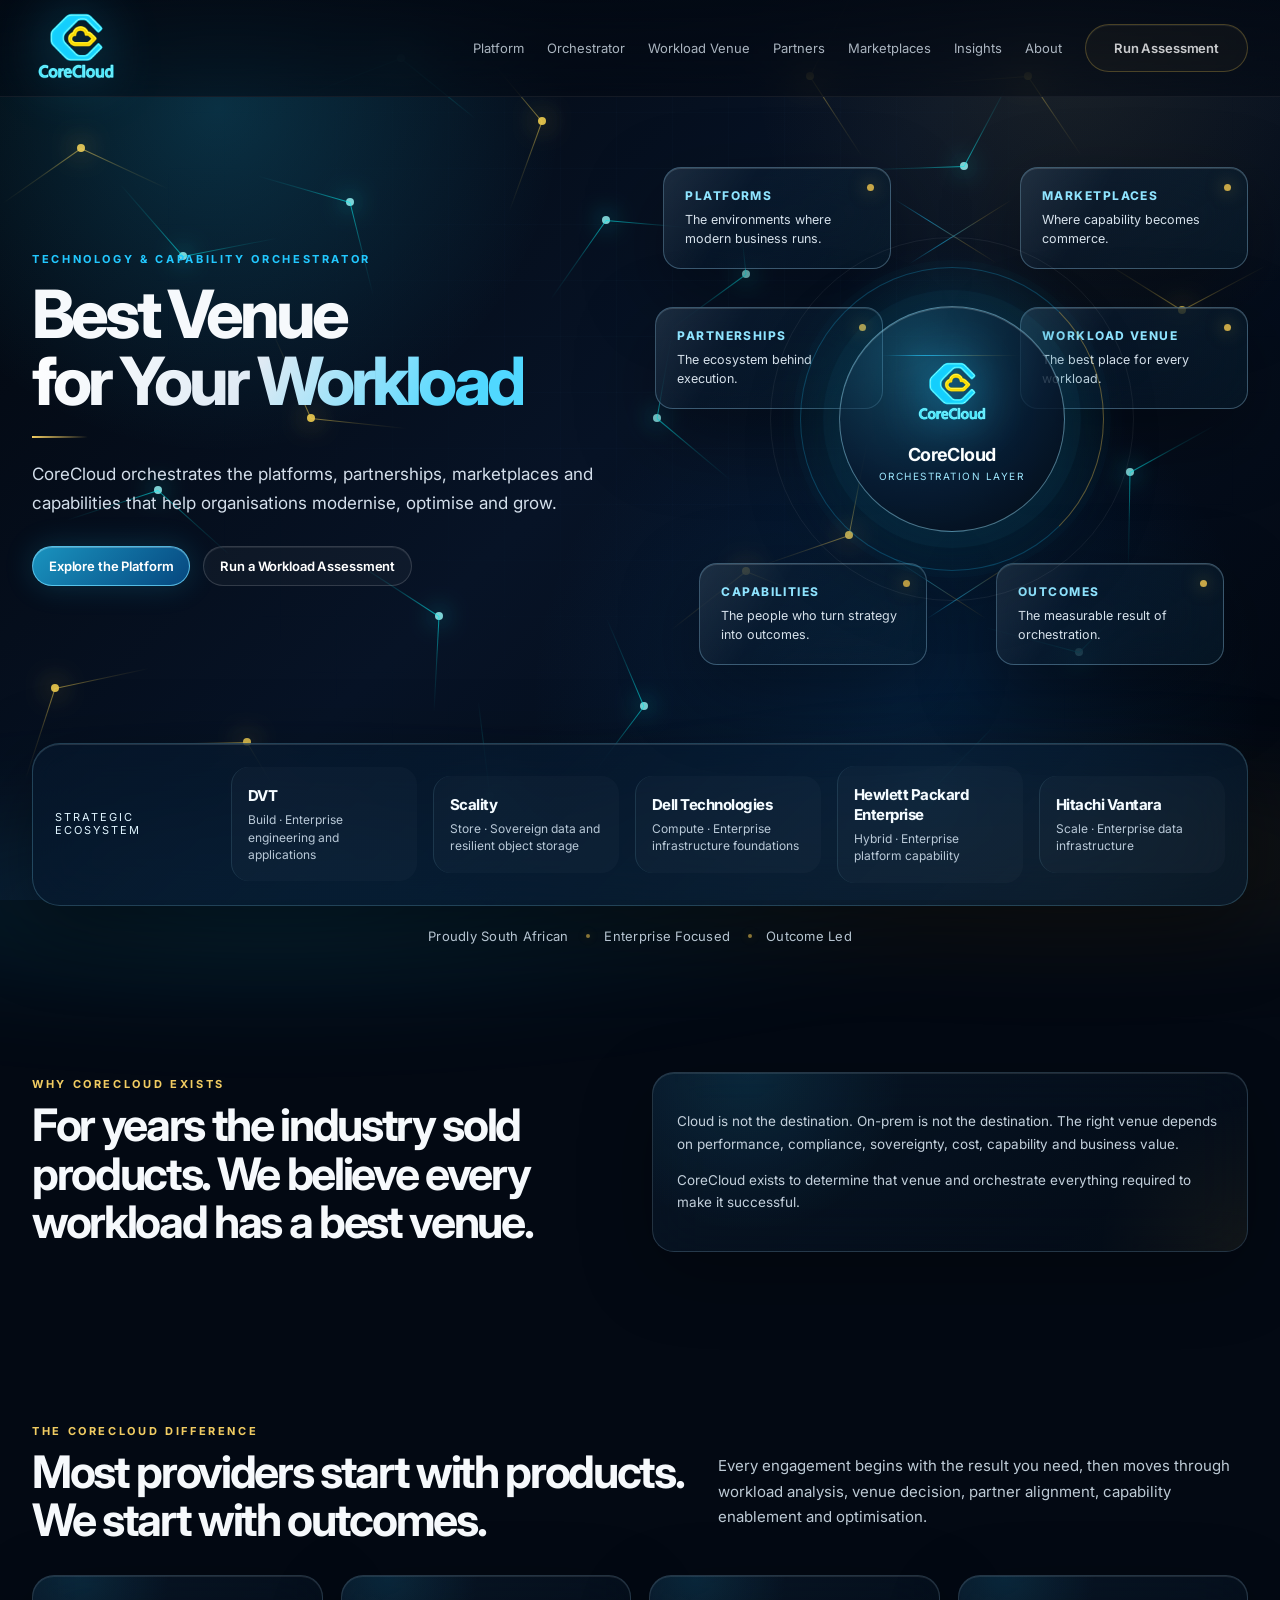
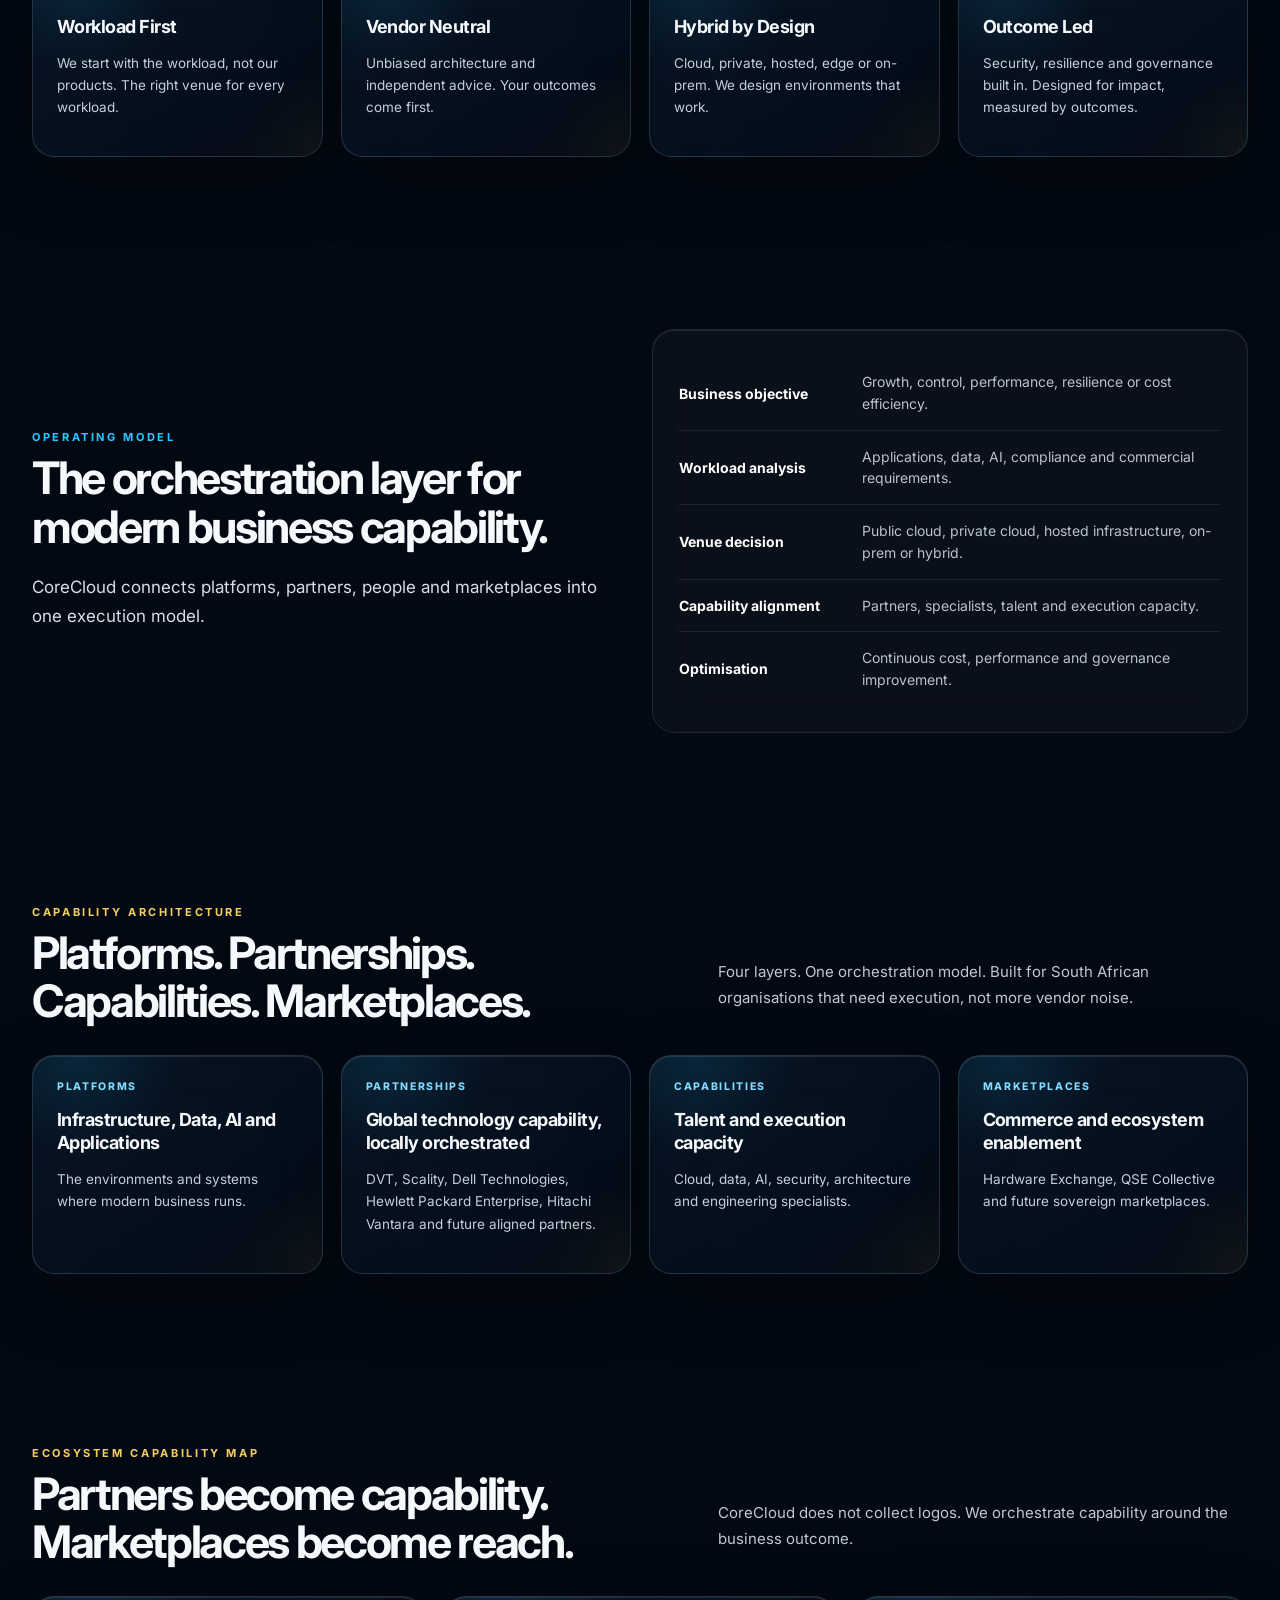
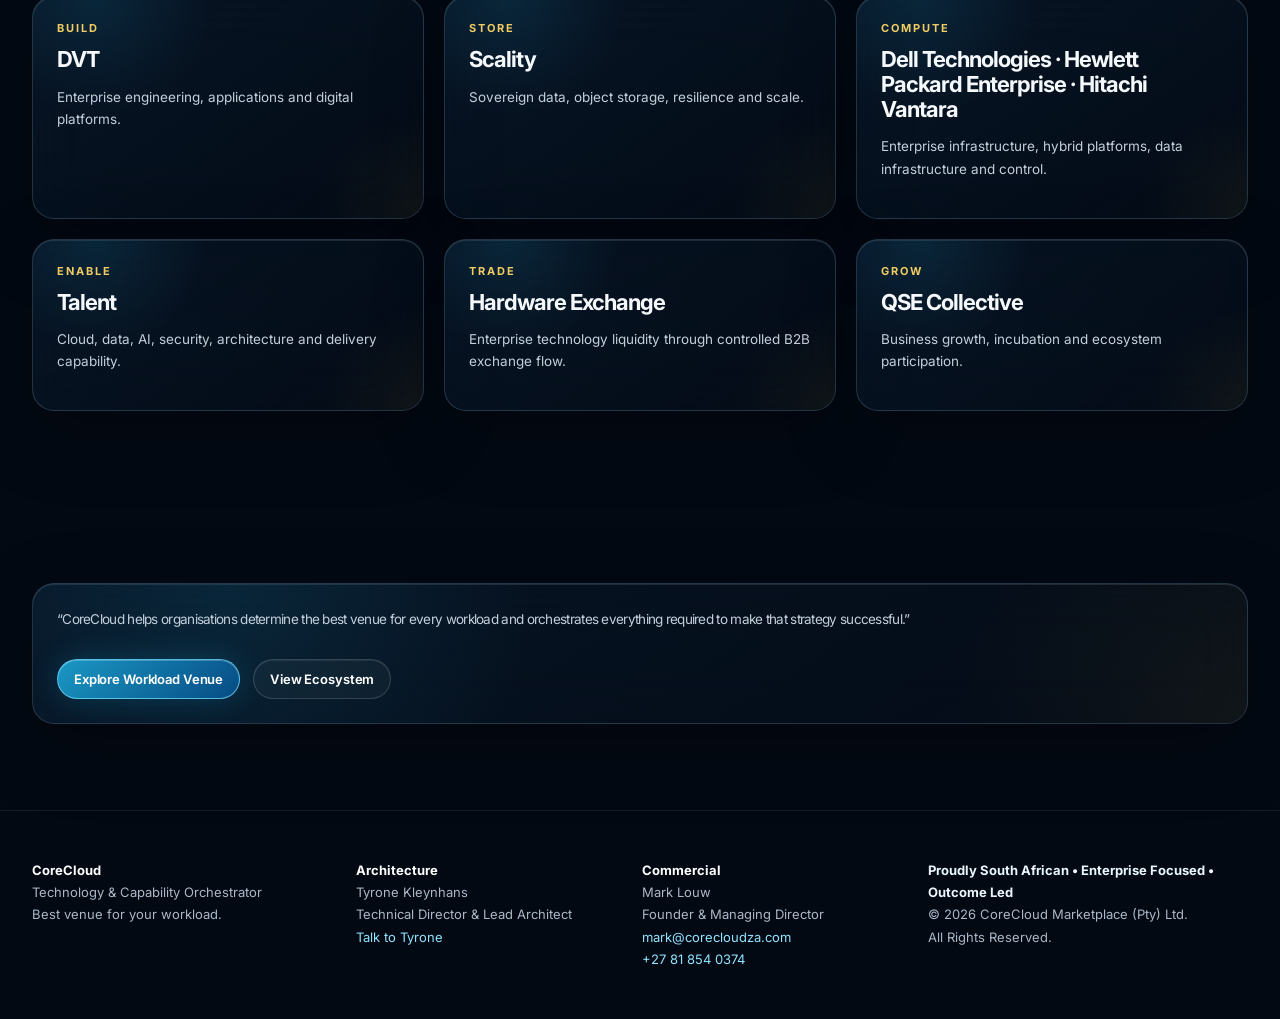
<file: index.html>
<!doctype html><html lang="en"><head><meta charset="utf-8"><meta name="viewport" content="width=device-width,initial-scale=1"><title>CoreCloud | Best Venue For Your Workload</title><meta name="description" content="CoreCloud is a Technology & Capability Orchestrator helping South African businesses modernise and grow."><link rel="preconnect" href="https://fonts.googleapis.com"><link rel="preconnect" href="https://fonts.gstatic.com" crossorigin><link href="https://fonts.googleapis.com/css2?family=Inter:wght@400;500;600;700;760&display=swap" rel="stylesheet"><link rel="stylesheet" href="assets/css/styles.css"></head><body>
<nav class="nav">
  <div class="container nav-inner">
    <a class="brand" href="index.html" aria-label="CoreCloud home">
      <img src="assets/img/corecloud-neon-logo.png" alt="CoreCloud logo" />
      <div class="brand-name">CoreCloud</div>
    </a>
    <div class="links">
      <a href="platforms.html">Platform</a>
      <a href="orchestrator.html">Orchestrator</a>
      <a href="workload-venue.html">Workload Venue</a>
      <a href="partners.html">Partners</a>
      <a href="marketplaces.html">Marketplaces</a>
      <a href="insights.html">Insights</a>
      <a href="about.html">About</a>
      <a class="btn gold" href="contact.html">Run Assessment</a>
    </div>
    <button class="btn mobile-toggle" data-menu-toggle>Menu</button>
  </div>
  <div class="container mobile-panel" data-mobile-panel>
    <a href="platforms.html">Platform</a><a href="orchestrator.html">Orchestrator</a><a href="workload-venue.html">Workload Venue</a><a href="partners.html">Partners</a><a href="marketplaces.html">Marketplaces</a><a href="insights.html">Insights</a><a href="about.html">About</a><a href="contact.html">Contact</a>
  </div>
</nav>
<main>
<section class="hero"><div class="container">
  <div class="hero-grid">
    <div>
      <div class="eyebrow">Technology & Capability Orchestrator</div>
      <h1>Best Venue<br><span class="gradient-text">for Your Workload</span></h1>
      <div class="microline"></div>
      <p class="lead">CoreCloud orchestrates the platforms, partnerships, marketplaces and capabilities that help organisations modernise, optimise and grow.</p>
      <div class="hero-actions"><a class="btn primary" href="platforms.html">Explore the Platform</a><a class="btn" href="contact.html">Run a Workload Assessment</a></div>
    </div>
    <div class="control orchestration-board" aria-label="CoreCloud orchestration layer">
      <div class="connector c1"></div><div class="connector c2"></div><div class="connector c3"></div><div class="connector c4"></div><div class="connector c5"></div><div class="connector c6"></div>
      <div class="core"><div><img src="assets/img/corecloud-neon-logo.png" alt=""><strong>CoreCloud</strong><span>Orchestration Layer</span></div></div>
      <div class="node n1"><div><h3>Platforms</h3><p>The environments where modern business runs.</p></div></div>
      <div class="node n2"><div><h3>Partnerships</h3><p>The ecosystem behind execution.</p></div></div>
      <div class="node n3"><div><h3>Capabilities</h3><p>The people who turn strategy into outcomes.</p></div></div>
      <div class="node n4"><div><h3>Marketplaces</h3><p>Where capability becomes commerce.</p></div></div>
      <div class="node n5"><div><h3>Workload Venue</h3><p>The best place for every workload.</p></div></div>
      <div class="node n6"><div><h3>Outcomes</h3><p>The measurable result of orchestration.</p></div></div>
    </div>
  </div>
  <div class="partner-strip text-partners">
    <div class="label">Strategic Ecosystem</div>
    <div class="partner"><div><b>DVT</b><small>Build · Enterprise engineering and applications</small></div></div>
    <div class="partner"><div><b>Scality</b><small>Store · Sovereign data and resilient object storage</small></div></div>
    <div class="partner"><div><b>Dell Technologies</b><small>Compute · Enterprise infrastructure foundations</small></div></div>
    <div class="partner"><div><b>Hewlett Packard Enterprise</b><small>Hybrid · Enterprise platform capability</small></div></div>
    <div class="partner"><div><b>Hitachi Vantara</b><small>Scale · Enterprise data infrastructure</small></div></div>
  </div>
  <div class="status"><span>Proudly South African</span><span>Enterprise Focused</span><span>Outcome Led</span></div>
</div></section>
<section class="section"><div class="container split"><div><div class="eyebrow gold">Why CoreCloud Exists</div><h2>For years the industry sold products. We believe every workload has a best venue.</h2></div><div class="glass"><p>Cloud is not the destination. On-prem is not the destination. The right venue depends on performance, compliance, sovereignty, cost, capability and business value.</p><p>CoreCloud exists to determine that venue and orchestrate everything required to make it successful.</p></div></div></section>
<section class="section"><div class="container"><div class="section-head"><div><div class="eyebrow gold">The CoreCloud Difference</div><h2>Most providers start with products. We start with outcomes.</h2></div><p>Every engagement begins with the result you need, then moves through workload analysis, venue decision, partner alignment, capability enablement and optimisation.</p></div><div class="grid cols-4">
<div class="glass"><h3>Workload First</h3><p>We start with the workload, not our products. The right venue for every workload.</p></div>
<div class="glass"><h3>Vendor Neutral</h3><p>Unbiased architecture and independent advice. Your outcomes come first.</p></div>
<div class="glass"><h3>Hybrid by Design</h3><p>Cloud, private, hosted, edge or on-prem. We design environments that work.</p></div>
<div class="glass"><h3>Outcome Led</h3><p>Security, resilience and governance built in. Designed for impact, measured by outcomes.</p></div>
</div></div></section>
<section class="section"><div class="container split"><div><div class="eyebrow">Operating Model</div><h2>The orchestration layer for modern business capability.</h2><p class="lead">CoreCloud connects platforms, partners, people and marketplaces into one execution model.</p></div><div class="matrix"><div class="flow-row"><b>Business objective</b><span>Growth, control, performance, resilience or cost efficiency.</span></div><div class="flow-row"><b>Workload analysis</b><span>Applications, data, AI, compliance and commercial requirements.</span></div><div class="flow-row"><b>Venue decision</b><span>Public cloud, private cloud, hosted infrastructure, on-prem or hybrid.</span></div><div class="flow-row"><b>Capability alignment</b><span>Partners, specialists, talent and execution capacity.</span></div><div class="flow-row"><b>Optimisation</b><span>Continuous cost, performance and governance improvement.</span></div></div></div></section>
<section class="section"><div class="container"><div class="section-head"><div><div class="eyebrow gold">Capability Architecture</div><h2>Platforms. Partnerships. Capabilities. Marketplaces.</h2></div><p>Four layers. One orchestration model. Built for South African organisations that need execution, not more vendor noise.</p></div><div class="grid cols-4"><div class="glass"><div class="kicker">Platforms</div><h3>Infrastructure, Data, AI and Applications</h3><p>The environments and systems where modern business runs.</p></div><div class="glass"><div class="kicker">Partnerships</div><h3>Global technology capability, locally orchestrated</h3><p>DVT, Scality, Dell Technologies, Hewlett Packard Enterprise, Hitachi Vantara and future aligned partners.</p></div><div class="glass"><div class="kicker">Capabilities</div><h3>Talent and execution capacity</h3><p>Cloud, data, AI, security, architecture and engineering specialists.</p></div><div class="glass"><div class="kicker">Marketplaces</div><h3>Commerce and ecosystem enablement</h3><p>Hardware Exchange, QSE Collective and future sovereign marketplaces.</p></div></div></div></section>
<section class="section"><div class="container"><div class="section-head"><div><div class="eyebrow gold">Ecosystem Capability Map</div><h2>Partners become capability. Marketplaces become reach.</h2></div><p>CoreCloud does not collect logos. We orchestrate capability around the business outcome.</p></div><div class="cap-map"><div class="glass cap-tile"><b>Build</b><strong>DVT</strong><p>Enterprise engineering, applications and digital platforms.</p></div><div class="glass cap-tile"><b>Store</b><strong>Scality</strong><p>Sovereign data, object storage, resilience and scale.</p></div><div class="glass cap-tile"><b>Compute</b><strong>Dell Technologies · Hewlett Packard Enterprise · Hitachi Vantara</strong><p>Enterprise infrastructure, hybrid platforms, data infrastructure and control.</p></div><div class="glass cap-tile"><b>Enable</b><strong>Talent</strong><p>Cloud, data, AI, security, architecture and delivery capability.</p></div><div class="glass cap-tile"><b>Trade</b><strong>Hardware Exchange</strong><p>Enterprise technology liquidity through controlled B2B exchange flow.</p></div><div class="glass cap-tile"><b>Grow</b><strong>QSE Collective</strong><p>Business growth, incubation and ecosystem participation.</p></div></div></div></section>
<section class="section"><div class="container"><div class="glass"><p class="quote">“CoreCloud helps organisations determine the best venue for every workload and orchestrates everything required to make that strategy successful.”</p><div class="hero-actions"><a class="btn primary" href="workload-venue.html">Explore Workload Venue</a><a class="btn" href="partners.html">View Ecosystem</a></div></div></div></section>
</main>
<footer class="footer">
  <div class="container footer-inner">
    <div>
      <b>CoreCloud</b><br />
      Technology &amp; Capability Orchestrator<br />
      Best venue for your workload.
    </div>
    <div>
      <b>Architecture</b><br />
      Tyrone Kleynhans<br />
      Technical Director &amp; Lead Architect<br />
      <a href="mailto:mark@corecloudza.com?subject=Architecture%20Session%20with%20Tyrone%20Kleynhans">Talk to Tyrone</a>
    </div>
    <div>
      <b>Commercial</b><br />
      Mark Louw<br />
      Founder &amp; Managing Director<br />
      <a href="mailto:mark@corecloudza.com">mark@corecloudza.com</a><br />
      <a href="tel:+27818540374">+27 81 854 0374</a>
    </div>
    <div>
      <b>Proudly South African • Enterprise Focused • Outcome Led</b><br />
      © 2026 CoreCloud Marketplace (Pty) Ltd.<br />All Rights Reserved.
    </div>
  </div>
</footer>
<div class="aurora"></div>
<script src="assets/js/main.js"></script>
</body></html>
</file>
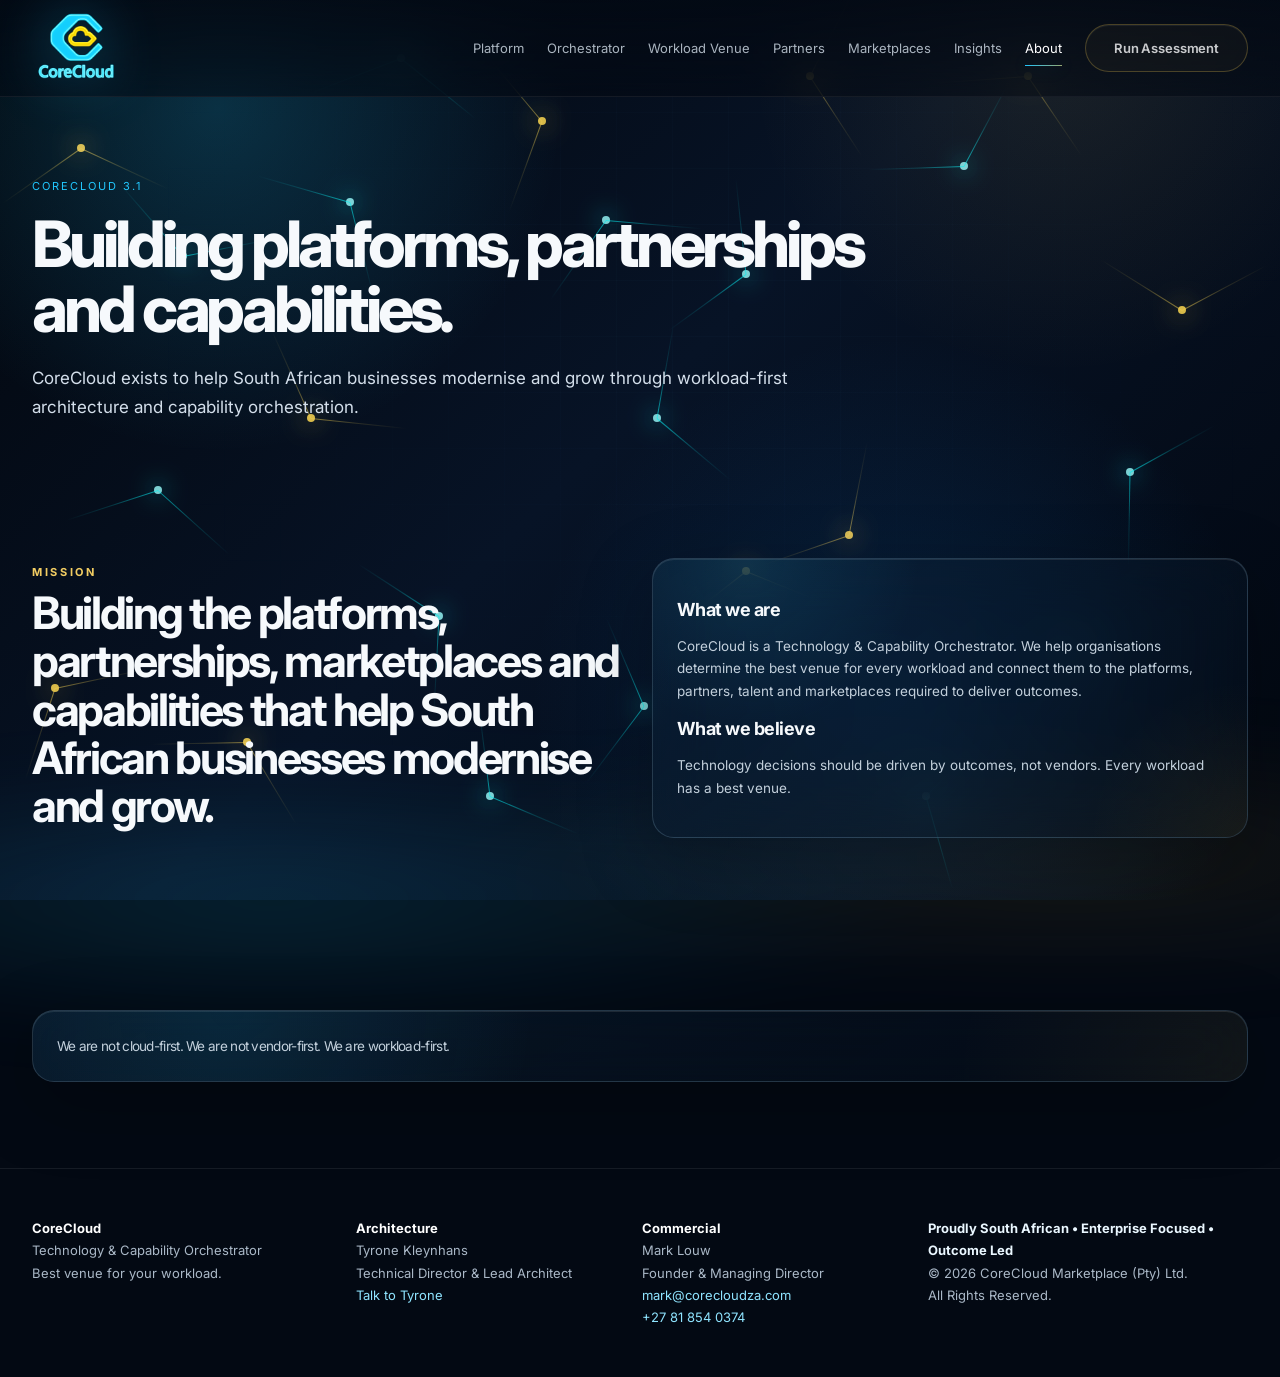
<file: about.html>
<!doctype html><html lang="en"><head><meta charset="utf-8"><meta name="viewport" content="width=device-width,initial-scale=1"><title>Building platforms, partnerships and capabilities. | CoreCloud</title><meta name="description" content="CoreCloud exists to help South African businesses modernise and grow through workload-first architecture and capability orchestration."><link rel="preconnect" href="https://fonts.googleapis.com"><link rel="preconnect" href="https://fonts.gstatic.com" crossorigin><link href="https://fonts.googleapis.com/css2?family=Inter:wght@400;500;600;700;760&display=swap" rel="stylesheet"><link rel="stylesheet" href="assets/css/styles.css"></head><body>
<nav class="nav">
  <div class="container nav-inner">
    <a class="brand" href="index.html" aria-label="CoreCloud home">
      <img src="assets/img/corecloud-neon-logo.png" alt="CoreCloud logo" />
      <div class="brand-name">CoreCloud</div>
    </a>
    <div class="links">
      <a href="platforms.html">Platform</a>
      <a href="orchestrator.html">Orchestrator</a>
      <a href="workload-venue.html">Workload Venue</a>
      <a href="partners.html">Partners</a>
      <a href="marketplaces.html">Marketplaces</a>
      <a href="insights.html">Insights</a>
      <a href="about.html">About</a>
      <a class="btn gold" href="contact.html">Run Assessment</a>
    </div>
    <button class="btn mobile-toggle" data-menu-toggle>Menu</button>
  </div>
  <div class="container mobile-panel" data-mobile-panel>
    <a href="platforms.html">Platform</a><a href="orchestrator.html">Orchestrator</a><a href="workload-venue.html">Workload Venue</a><a href="partners.html">Partners</a><a href="marketplaces.html">Marketplaces</a><a href="insights.html">Insights</a><a href="about.html">About</a><a href="contact.html">Contact</a>
  </div>
</nav>
<main><section class="page-hero"><div class="container"><div class="breadcrumb">CoreCloud 3.1</div><h1>Building platforms, partnerships and capabilities.</h1><p class="lead">CoreCloud exists to help South African businesses modernise and grow through workload-first architecture and capability orchestration.</p></div></section>
<section class="section"><div class="container split"><div><div class="eyebrow gold">Mission</div><h2>Building the platforms, partnerships, marketplaces and capabilities that help South African businesses modernise and grow.</h2></div><div class="glass"><h3>What we are</h3><p>CoreCloud is a Technology & Capability Orchestrator. We help organisations determine the best venue for every workload and connect them to the platforms, partners, talent and marketplaces required to deliver outcomes.</p><h3>What we believe</h3><p>Technology decisions should be driven by outcomes, not vendors. Every workload has a best venue.</p></div></div></section><section class="section"><div class="container"><div class="glass"><p class="quote">We are not cloud-first. We are not vendor-first. We are workload-first.</p></div></div></section>
</main>
<footer class="footer">
  <div class="container footer-inner">
    <div>
      <b>CoreCloud</b><br />
      Technology &amp; Capability Orchestrator<br />
      Best venue for your workload.
    </div>
    <div>
      <b>Architecture</b><br />
      Tyrone Kleynhans<br />
      Technical Director &amp; Lead Architect<br />
      <a href="mailto:mark@corecloudza.com?subject=Architecture%20Session%20with%20Tyrone%20Kleynhans">Talk to Tyrone</a>
    </div>
    <div>
      <b>Commercial</b><br />
      Mark Louw<br />
      Founder &amp; Managing Director<br />
      <a href="mailto:mark@corecloudza.com">mark@corecloudza.com</a><br />
      <a href="tel:+27818540374">+27 81 854 0374</a>
    </div>
    <div>
      <b>Proudly South African • Enterprise Focused • Outcome Led</b><br />
      © 2026 CoreCloud Marketplace (Pty) Ltd.<br />All Rights Reserved.
    </div>
  </div>
</footer>
<div class="aurora"></div>
<script src="assets/js/main.js"></script>
</body></html>
</file>
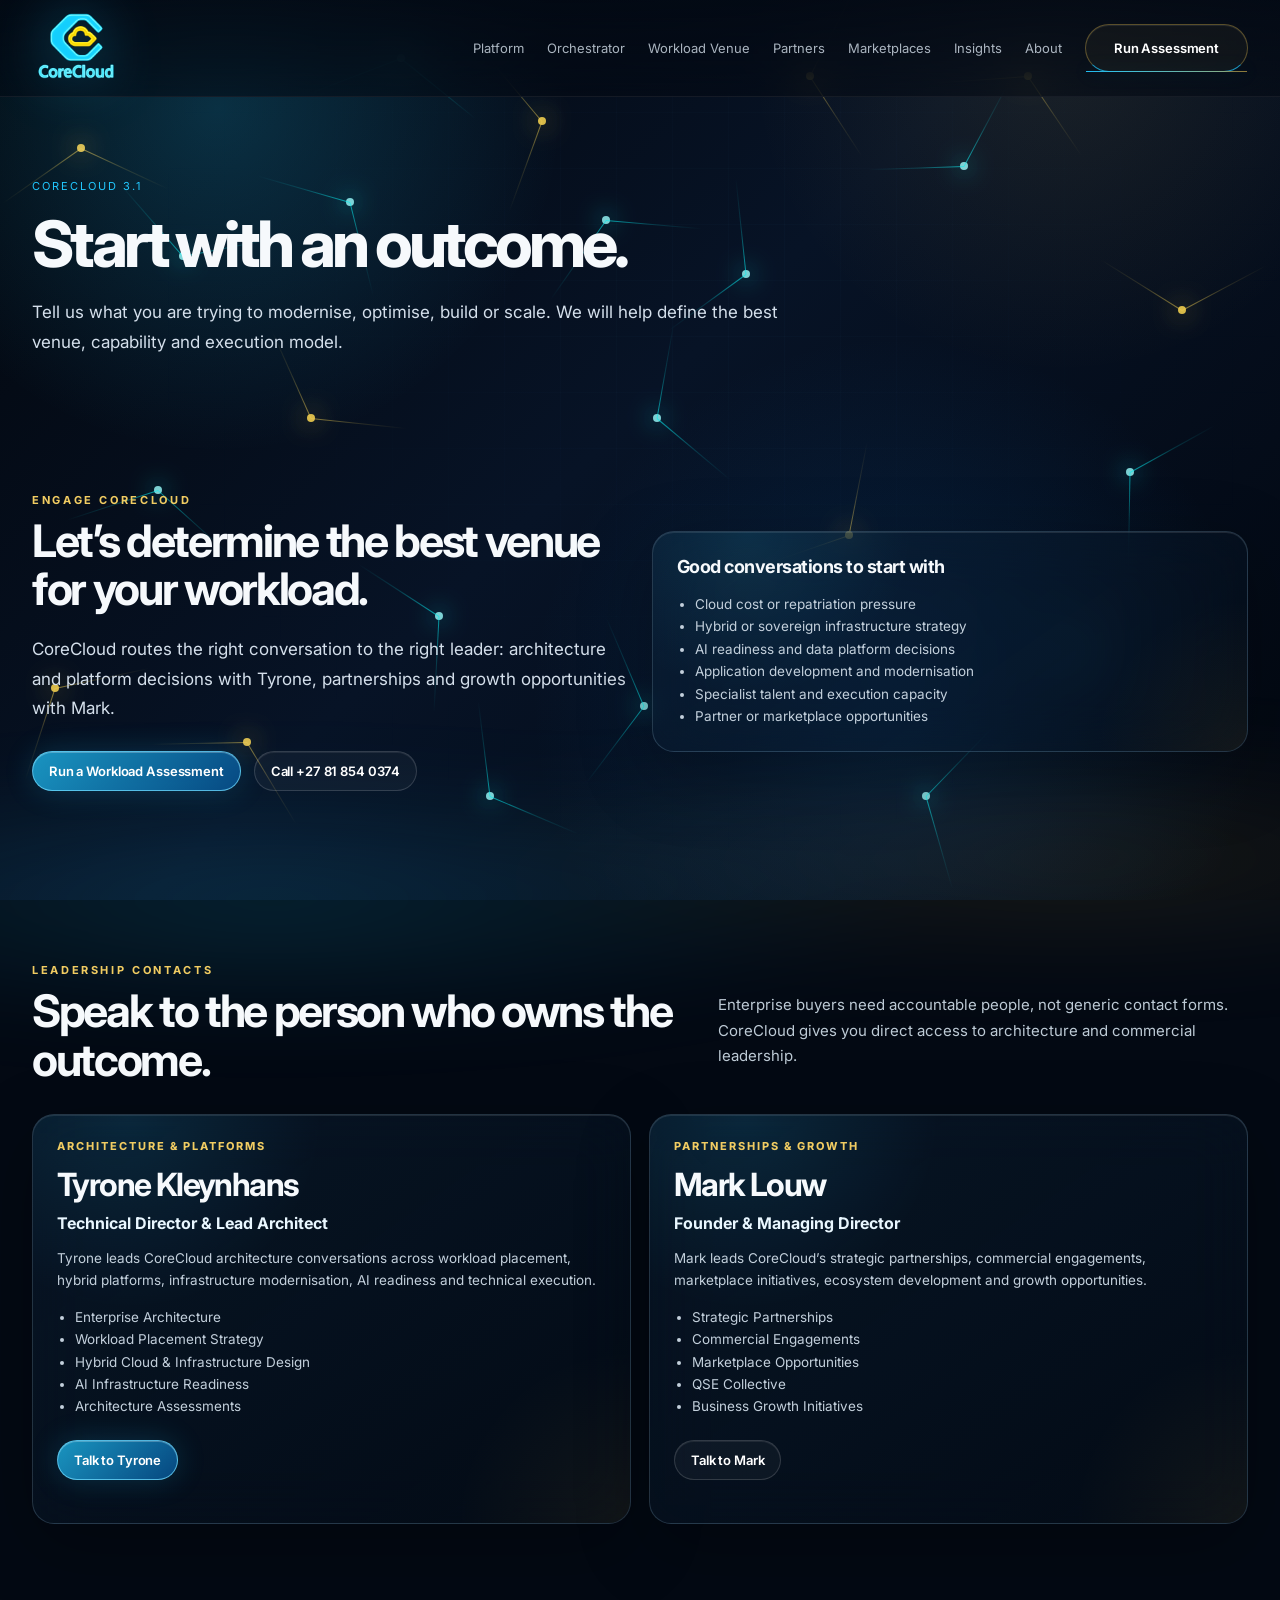
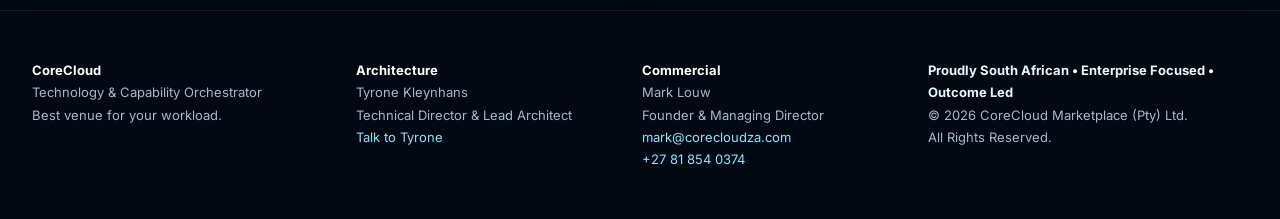
<file: contact.html>
<!doctype html><html lang="en"><head><meta charset="utf-8"><meta name="viewport" content="width=device-width,initial-scale=1"><title>Talk to an architect. | CoreCloud</title><meta name="description" content="Start a workload venue conversation with CoreCloud."><link rel="preconnect" href="https://fonts.googleapis.com"><link rel="preconnect" href="https://fonts.gstatic.com" crossorigin><link href="https://fonts.googleapis.com/css2?family=Inter:wght@400;500;600;700;760&display=swap" rel="stylesheet"><link rel="stylesheet" href="assets/css/styles.css"></head><body>
<nav class="nav">
  <div class="container nav-inner">
    <a class="brand" href="index.html" aria-label="CoreCloud home">
      <img src="assets/img/corecloud-neon-logo.png" alt="CoreCloud logo" />
      <div class="brand-name">CoreCloud</div>
    </a>
    <div class="links">
      <a href="platforms.html">Platform</a>
      <a href="orchestrator.html">Orchestrator</a>
      <a href="workload-venue.html">Workload Venue</a>
      <a href="partners.html">Partners</a>
      <a href="marketplaces.html">Marketplaces</a>
      <a href="insights.html">Insights</a>
      <a href="about.html">About</a>
      <a class="btn gold" href="contact.html">Run Assessment</a>
    </div>
    <button class="btn mobile-toggle" data-menu-toggle>Menu</button>
  </div>
  <div class="container mobile-panel" data-mobile-panel>
    <a href="platforms.html">Platform</a><a href="orchestrator.html">Orchestrator</a><a href="workload-venue.html">Workload Venue</a><a href="partners.html">Partners</a><a href="marketplaces.html">Marketplaces</a><a href="insights.html">Insights</a><a href="about.html">About</a><a href="contact.html">Contact</a>
  </div>
</nav>
<main><section class="page-hero"><div class="container"><div class="breadcrumb">CoreCloud 3.1</div><h1>Start with an outcome.</h1><p class="lead">Tell us what you are trying to modernise, optimise, build or scale. We will help define the best venue, capability and execution model.</p></div></section>
<section class="section"><div class="container split"><div><div class="eyebrow gold">Engage CoreCloud</div><h2>Let’s determine the best venue for your workload.</h2><p class="lead">CoreCloud routes the right conversation to the right leader: architecture and platform decisions with Tyrone, partnerships and growth opportunities with Mark.</p><div class="hero-actions"><a class="btn primary" href="mailto:mark@corecloudza.com?subject=CoreCloud%20Workload%20Venue%20Assessment">Run a Workload Assessment</a><a class="btn" href="tel:+27818540374">Call +27 81 854 0374</a></div></div><div class="glass assessment-panel"><h3>Good conversations to start with</h3><ul><li>Cloud cost or repatriation pressure</li><li>Hybrid or sovereign infrastructure strategy</li><li>AI readiness and data platform decisions</li><li>Application development and modernisation</li><li>Specialist talent and execution capacity</li><li>Partner or marketplace opportunities</li></ul></div></div></section>
<section class="section"><div class="container"><div class="section-head"><div><div class="eyebrow gold">Leadership Contacts</div><h2>Speak to the person who owns the outcome.</h2></div><p>Enterprise buyers need accountable people, not generic contact forms. CoreCloud gives you direct access to architecture and commercial leadership.</p></div><div class="grid cols-2 contact-leaders">
<div class="glass leader-card"><div class="leader-role">Architecture & Platforms</div><h3>Tyrone Kleynhans</h3><strong>Technical Director & Lead Architect</strong><p>Tyrone leads CoreCloud architecture conversations across workload placement, hybrid platforms, infrastructure modernisation, AI readiness and technical execution.</p><ul><li>Enterprise Architecture</li><li>Workload Placement Strategy</li><li>Hybrid Cloud & Infrastructure Design</li><li>AI Infrastructure Readiness</li><li>Architecture Assessments</li></ul><a class="btn primary" href="mailto:mark@corecloudza.com?subject=Architecture%20Session%20with%20Tyrone%20Kleynhans">Talk to Tyrone</a></div>
<div class="glass leader-card"><div class="leader-role">Partnerships & Growth</div><h3>Mark Louw</h3><strong>Founder & Managing Director</strong><p>Mark leads CoreCloud’s strategic partnerships, commercial engagements, marketplace initiatives, ecosystem development and growth opportunities.</p><ul><li>Strategic Partnerships</li><li>Commercial Engagements</li><li>Marketplace Opportunities</li><li>QSE Collective</li><li>Business Growth Initiatives</li></ul><a class="btn" href="mailto:mark@corecloudza.com?subject=CoreCloud%20Partnership%20or%20Growth%20Opportunity">Talk to Mark</a></div>
</div></div></section>
</main>
<footer class="footer">
  <div class="container footer-inner">
    <div>
      <b>CoreCloud</b><br />
      Technology &amp; Capability Orchestrator<br />
      Best venue for your workload.
    </div>
    <div>
      <b>Architecture</b><br />
      Tyrone Kleynhans<br />
      Technical Director &amp; Lead Architect<br />
      <a href="mailto:mark@corecloudza.com?subject=Architecture%20Session%20with%20Tyrone%20Kleynhans">Talk to Tyrone</a>
    </div>
    <div>
      <b>Commercial</b><br />
      Mark Louw<br />
      Founder &amp; Managing Director<br />
      <a href="mailto:mark@corecloudza.com">mark@corecloudza.com</a><br />
      <a href="tel:+27818540374">+27 81 854 0374</a>
    </div>
    <div>
      <b>Proudly South African • Enterprise Focused • Outcome Led</b><br />
      © 2026 CoreCloud Marketplace (Pty) Ltd.<br />All Rights Reserved.
    </div>
  </div>
</footer>
<div class="aurora"></div>
<script src="assets/js/main.js"></script>
</body></html>
</file>
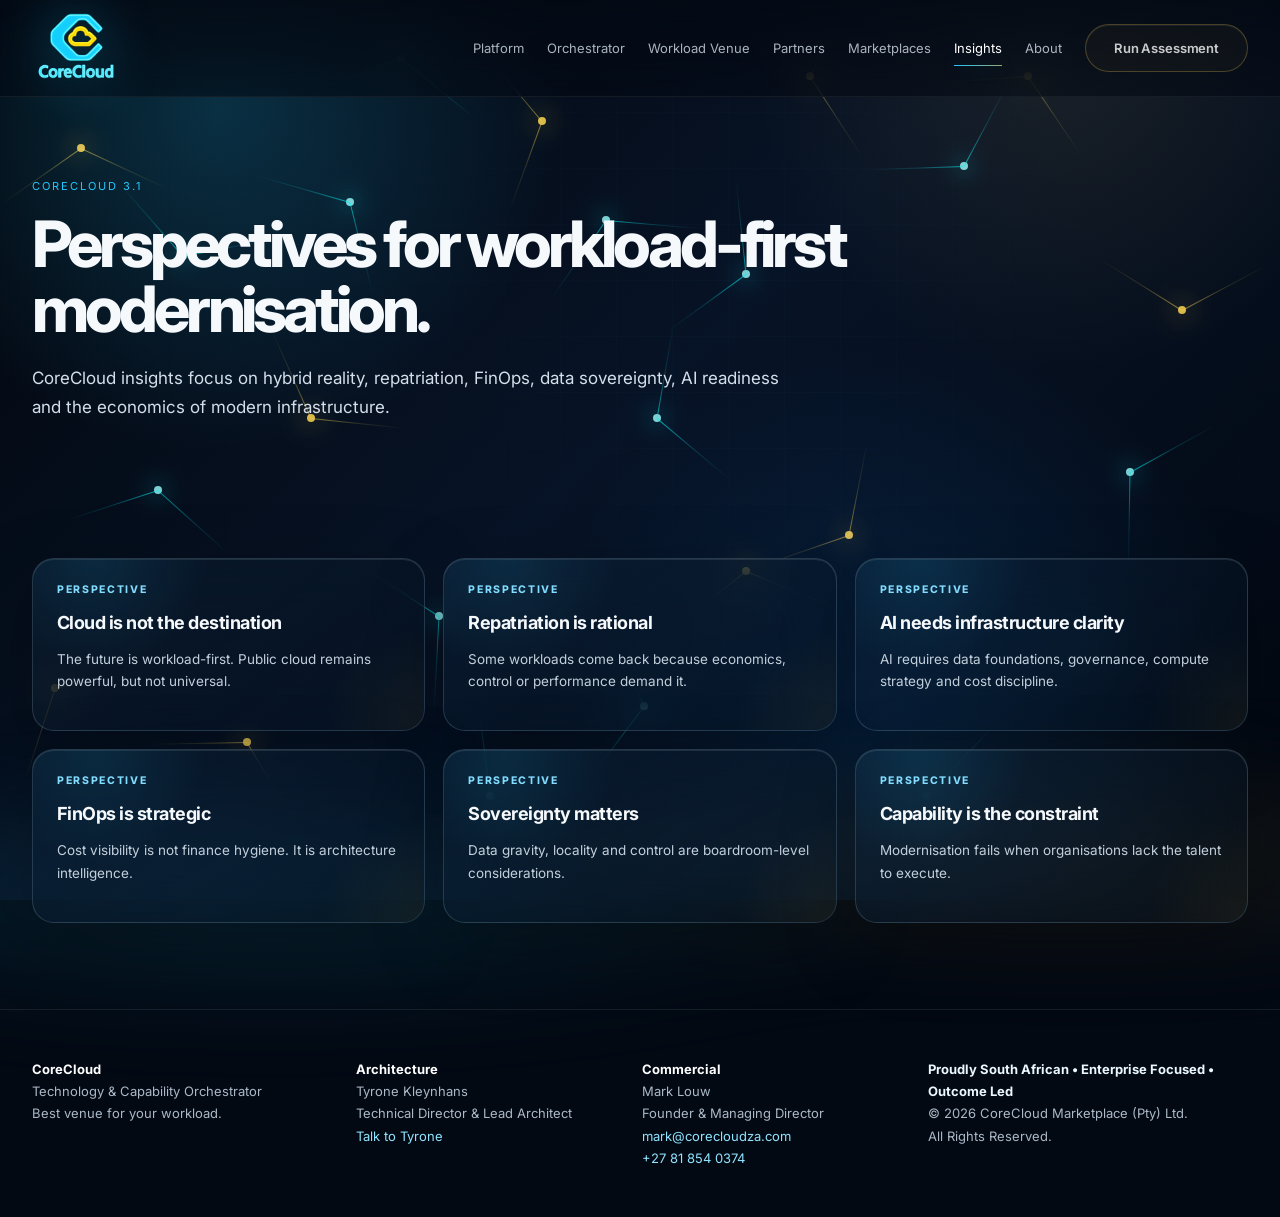
<file: insights.html>
<!doctype html><html lang="en"><head><meta charset="utf-8"><meta name="viewport" content="width=device-width,initial-scale=1"><title>Perspectives for workload-first modernisation. | CoreCloud</title><meta name="description" content="CoreCloud insights focus on hybrid reality, repatriation, FinOps, data sovereignty, AI readiness and the economics of modern infrastructure."><link rel="preconnect" href="https://fonts.googleapis.com"><link rel="preconnect" href="https://fonts.gstatic.com" crossorigin><link href="https://fonts.googleapis.com/css2?family=Inter:wght@400;500;600;700;760&display=swap" rel="stylesheet"><link rel="stylesheet" href="assets/css/styles.css"></head><body>
<nav class="nav">
  <div class="container nav-inner">
    <a class="brand" href="index.html" aria-label="CoreCloud home">
      <img src="assets/img/corecloud-neon-logo.png" alt="CoreCloud logo" />
      <div class="brand-name">CoreCloud</div>
    </a>
    <div class="links">
      <a href="platforms.html">Platform</a>
      <a href="orchestrator.html">Orchestrator</a>
      <a href="workload-venue.html">Workload Venue</a>
      <a href="partners.html">Partners</a>
      <a href="marketplaces.html">Marketplaces</a>
      <a href="insights.html">Insights</a>
      <a href="about.html">About</a>
      <a class="btn gold" href="contact.html">Run Assessment</a>
    </div>
    <button class="btn mobile-toggle" data-menu-toggle>Menu</button>
  </div>
  <div class="container mobile-panel" data-mobile-panel>
    <a href="platforms.html">Platform</a><a href="orchestrator.html">Orchestrator</a><a href="workload-venue.html">Workload Venue</a><a href="partners.html">Partners</a><a href="marketplaces.html">Marketplaces</a><a href="insights.html">Insights</a><a href="about.html">About</a><a href="contact.html">Contact</a>
  </div>
</nav>
<main><section class="page-hero"><div class="container"><div class="breadcrumb">CoreCloud 3.1</div><h1>Perspectives for workload-first modernisation.</h1><p class="lead">CoreCloud insights focus on hybrid reality, repatriation, FinOps, data sovereignty, AI readiness and the economics of modern infrastructure.</p></div></section>
<section class="section"><div class="container"><div class="grid cols-3"><div class="glass"><div class="kicker">Perspective</div><h3>Cloud is not the destination</h3><p>The future is workload-first. Public cloud remains powerful, but not universal.</p></div><div class="glass"><div class="kicker">Perspective</div><h3>Repatriation is rational</h3><p>Some workloads come back because economics, control or performance demand it.</p></div><div class="glass"><div class="kicker">Perspective</div><h3>AI needs infrastructure clarity</h3><p>AI requires data foundations, governance, compute strategy and cost discipline.</p></div><div class="glass"><div class="kicker">Perspective</div><h3>FinOps is strategic</h3><p>Cost visibility is not finance hygiene. It is architecture intelligence.</p></div><div class="glass"><div class="kicker">Perspective</div><h3>Sovereignty matters</h3><p>Data gravity, locality and control are boardroom-level considerations.</p></div><div class="glass"><div class="kicker">Perspective</div><h3>Capability is the constraint</h3><p>Modernisation fails when organisations lack the talent to execute.</p></div></div></div></section>
</main>
<footer class="footer">
  <div class="container footer-inner">
    <div>
      <b>CoreCloud</b><br />
      Technology &amp; Capability Orchestrator<br />
      Best venue for your workload.
    </div>
    <div>
      <b>Architecture</b><br />
      Tyrone Kleynhans<br />
      Technical Director &amp; Lead Architect<br />
      <a href="mailto:mark@corecloudza.com?subject=Architecture%20Session%20with%20Tyrone%20Kleynhans">Talk to Tyrone</a>
    </div>
    <div>
      <b>Commercial</b><br />
      Mark Louw<br />
      Founder &amp; Managing Director<br />
      <a href="mailto:mark@corecloudza.com">mark@corecloudza.com</a><br />
      <a href="tel:+27818540374">+27 81 854 0374</a>
    </div>
    <div>
      <b>Proudly South African • Enterprise Focused • Outcome Led</b><br />
      © 2026 CoreCloud Marketplace (Pty) Ltd.<br />All Rights Reserved.
    </div>
  </div>
</footer>
<div class="aurora"></div>
<script src="assets/js/main.js"></script>
</body></html>
</file>
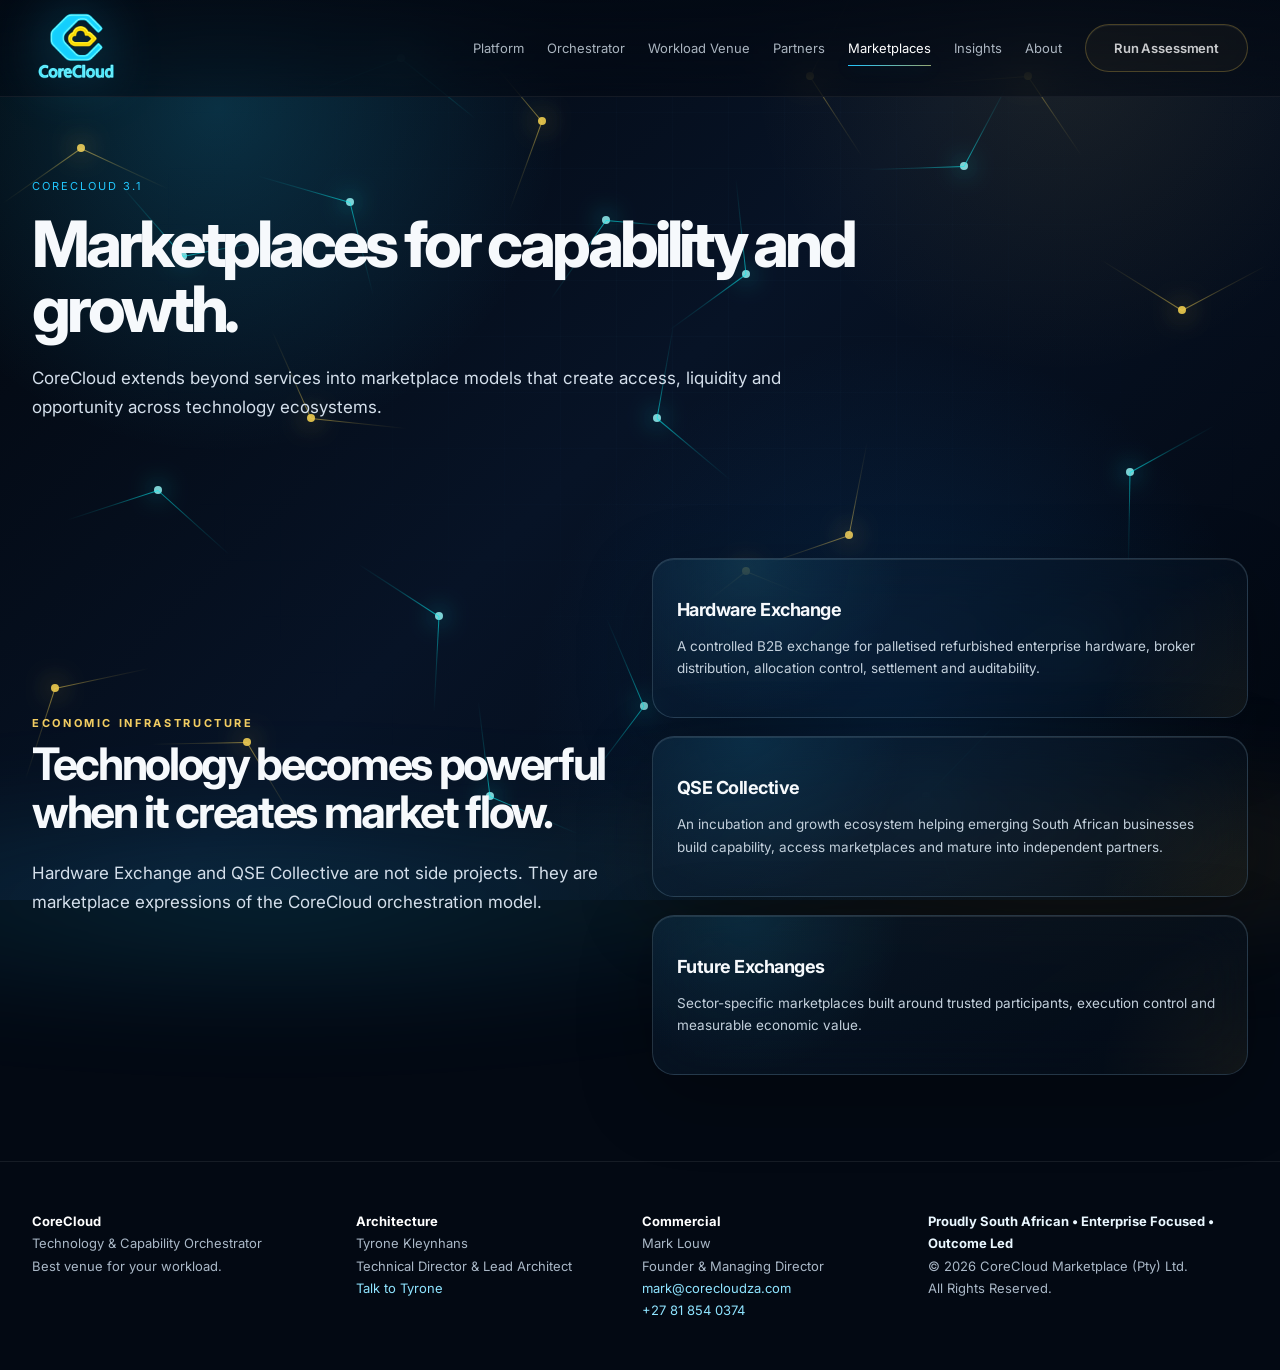
<file: marketplaces.html>
<!doctype html><html lang="en"><head><meta charset="utf-8"><meta name="viewport" content="width=device-width,initial-scale=1"><title>Marketplaces for capability and growth. | CoreCloud</title><meta name="description" content="CoreCloud extends beyond services into marketplace models that create access, liquidity and opportunity across technology ecosystems."><link rel="preconnect" href="https://fonts.googleapis.com"><link rel="preconnect" href="https://fonts.gstatic.com" crossorigin><link href="https://fonts.googleapis.com/css2?family=Inter:wght@400;500;600;700;760&display=swap" rel="stylesheet"><link rel="stylesheet" href="assets/css/styles.css"></head><body>
<nav class="nav">
  <div class="container nav-inner">
    <a class="brand" href="index.html" aria-label="CoreCloud home">
      <img src="assets/img/corecloud-neon-logo.png" alt="CoreCloud logo" />
      <div class="brand-name">CoreCloud</div>
    </a>
    <div class="links">
      <a href="platforms.html">Platform</a>
      <a href="orchestrator.html">Orchestrator</a>
      <a href="workload-venue.html">Workload Venue</a>
      <a href="partners.html">Partners</a>
      <a href="marketplaces.html">Marketplaces</a>
      <a href="insights.html">Insights</a>
      <a href="about.html">About</a>
      <a class="btn gold" href="contact.html">Run Assessment</a>
    </div>
    <button class="btn mobile-toggle" data-menu-toggle>Menu</button>
  </div>
  <div class="container mobile-panel" data-mobile-panel>
    <a href="platforms.html">Platform</a><a href="orchestrator.html">Orchestrator</a><a href="workload-venue.html">Workload Venue</a><a href="partners.html">Partners</a><a href="marketplaces.html">Marketplaces</a><a href="insights.html">Insights</a><a href="about.html">About</a><a href="contact.html">Contact</a>
  </div>
</nav>
<main><section class="page-hero"><div class="container"><div class="breadcrumb">CoreCloud 3.1</div><h1>Marketplaces for capability and growth.</h1><p class="lead">CoreCloud extends beyond services into marketplace models that create access, liquidity and opportunity across technology ecosystems.</p></div></section>
<section class="section"><div class="container split"><div><div class="eyebrow gold">Economic Infrastructure</div><h2>Technology becomes powerful when it creates market flow.</h2><p class="lead">Hardware Exchange and QSE Collective are not side projects. They are marketplace expressions of the CoreCloud orchestration model.</p></div><div class="grid"><div class="glass"><h3>Hardware Exchange</h3><p>A controlled B2B exchange for palletised refurbished enterprise hardware, broker distribution, allocation control, settlement and auditability.</p></div><div class="glass"><h3>QSE Collective</h3><p>An incubation and growth ecosystem helping emerging South African businesses build capability, access marketplaces and mature into independent partners.</p></div><div class="glass"><h3>Future Exchanges</h3><p>Sector-specific marketplaces built around trusted participants, execution control and measurable economic value.</p></div></div></div></section>
</main>
<footer class="footer">
  <div class="container footer-inner">
    <div>
      <b>CoreCloud</b><br />
      Technology &amp; Capability Orchestrator<br />
      Best venue for your workload.
    </div>
    <div>
      <b>Architecture</b><br />
      Tyrone Kleynhans<br />
      Technical Director &amp; Lead Architect<br />
      <a href="mailto:mark@corecloudza.com?subject=Architecture%20Session%20with%20Tyrone%20Kleynhans">Talk to Tyrone</a>
    </div>
    <div>
      <b>Commercial</b><br />
      Mark Louw<br />
      Founder &amp; Managing Director<br />
      <a href="mailto:mark@corecloudza.com">mark@corecloudza.com</a><br />
      <a href="tel:+27818540374">+27 81 854 0374</a>
    </div>
    <div>
      <b>Proudly South African • Enterprise Focused • Outcome Led</b><br />
      © 2026 CoreCloud Marketplace (Pty) Ltd.<br />All Rights Reserved.
    </div>
  </div>
</footer>
<div class="aurora"></div>
<script src="assets/js/main.js"></script>
</body></html>
</file>
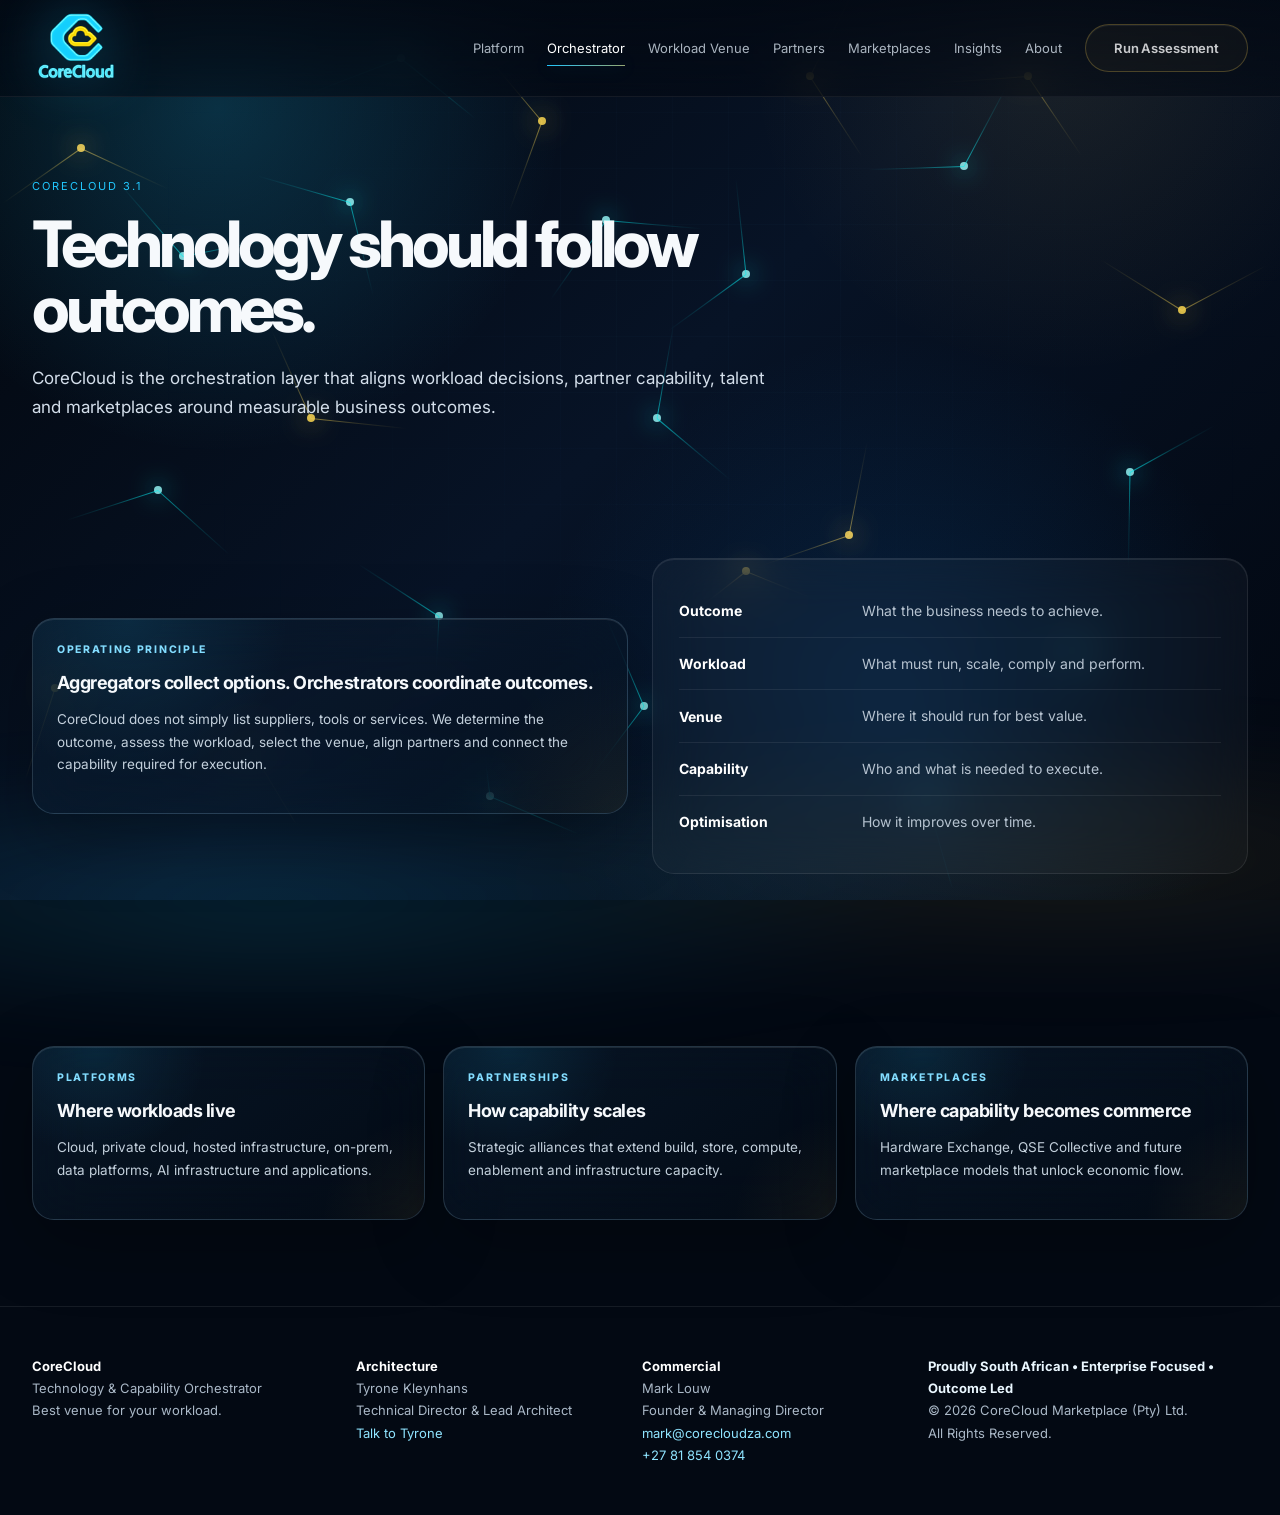
<file: orchestrator.html>
<!doctype html><html lang="en"><head><meta charset="utf-8"><meta name="viewport" content="width=device-width,initial-scale=1"><title>Technology should follow outcomes. | CoreCloud</title><meta name="description" content="CoreCloud is the orchestration layer that aligns workload decisions, partner capability, talent and marketplaces around measurable business outcomes."><link rel="preconnect" href="https://fonts.googleapis.com"><link rel="preconnect" href="https://fonts.gstatic.com" crossorigin><link href="https://fonts.googleapis.com/css2?family=Inter:wght@400;500;600;700;760&display=swap" rel="stylesheet"><link rel="stylesheet" href="assets/css/styles.css"></head><body>
<nav class="nav">
  <div class="container nav-inner">
    <a class="brand" href="index.html" aria-label="CoreCloud home">
      <img src="assets/img/corecloud-neon-logo.png" alt="CoreCloud logo" />
      <div class="brand-name">CoreCloud</div>
    </a>
    <div class="links">
      <a href="platforms.html">Platform</a>
      <a href="orchestrator.html">Orchestrator</a>
      <a href="workload-venue.html">Workload Venue</a>
      <a href="partners.html">Partners</a>
      <a href="marketplaces.html">Marketplaces</a>
      <a href="insights.html">Insights</a>
      <a href="about.html">About</a>
      <a class="btn gold" href="contact.html">Run Assessment</a>
    </div>
    <button class="btn mobile-toggle" data-menu-toggle>Menu</button>
  </div>
  <div class="container mobile-panel" data-mobile-panel>
    <a href="platforms.html">Platform</a><a href="orchestrator.html">Orchestrator</a><a href="workload-venue.html">Workload Venue</a><a href="partners.html">Partners</a><a href="marketplaces.html">Marketplaces</a><a href="insights.html">Insights</a><a href="about.html">About</a><a href="contact.html">Contact</a>
  </div>
</nav>
<main><section class="page-hero"><div class="container"><div class="breadcrumb">CoreCloud 3.1</div><h1>Technology should follow outcomes.</h1><p class="lead">CoreCloud is the orchestration layer that aligns workload decisions, partner capability, talent and marketplaces around measurable business outcomes.</p></div></section>
<section class="section"><div class="container split"><div class="glass"><div class="kicker">Operating Principle</div><h3>Aggregators collect options. Orchestrators coordinate outcomes.</h3><p>CoreCloud does not simply list suppliers, tools or services. We determine the outcome, assess the workload, select the venue, align partners and connect the capability required for execution.</p></div><div class="matrix"><div class="flow-row"><b>Outcome</b><span>What the business needs to achieve.</span></div><div class="flow-row"><b>Workload</b><span>What must run, scale, comply and perform.</span></div><div class="flow-row"><b>Venue</b><span>Where it should run for best value.</span></div><div class="flow-row"><b>Capability</b><span>Who and what is needed to execute.</span></div><div class="flow-row"><b>Optimisation</b><span>How it improves over time.</span></div></div></div></section><section class="section"><div class="container"><div class="grid cols-3"><div class="glass"><div class="kicker">Platforms</div><h3>Where workloads live</h3><p>Cloud, private cloud, hosted infrastructure, on-prem, data platforms, AI infrastructure and applications.</p></div><div class="glass"><div class="kicker">Partnerships</div><h3>How capability scales</h3><p>Strategic alliances that extend build, store, compute, enablement and infrastructure capacity.</p></div><div class="glass"><div class="kicker">Marketplaces</div><h3>Where capability becomes commerce</h3><p>Hardware Exchange, QSE Collective and future marketplace models that unlock economic flow.</p></div></div></div></section>
</main>
<footer class="footer">
  <div class="container footer-inner">
    <div>
      <b>CoreCloud</b><br />
      Technology &amp; Capability Orchestrator<br />
      Best venue for your workload.
    </div>
    <div>
      <b>Architecture</b><br />
      Tyrone Kleynhans<br />
      Technical Director &amp; Lead Architect<br />
      <a href="mailto:mark@corecloudza.com?subject=Architecture%20Session%20with%20Tyrone%20Kleynhans">Talk to Tyrone</a>
    </div>
    <div>
      <b>Commercial</b><br />
      Mark Louw<br />
      Founder &amp; Managing Director<br />
      <a href="mailto:mark@corecloudza.com">mark@corecloudza.com</a><br />
      <a href="tel:+27818540374">+27 81 854 0374</a>
    </div>
    <div>
      <b>Proudly South African • Enterprise Focused • Outcome Led</b><br />
      © 2026 CoreCloud Marketplace (Pty) Ltd.<br />All Rights Reserved.
    </div>
  </div>
</footer>
<div class="aurora"></div>
<script src="assets/js/main.js"></script>
</body></html>
</file>
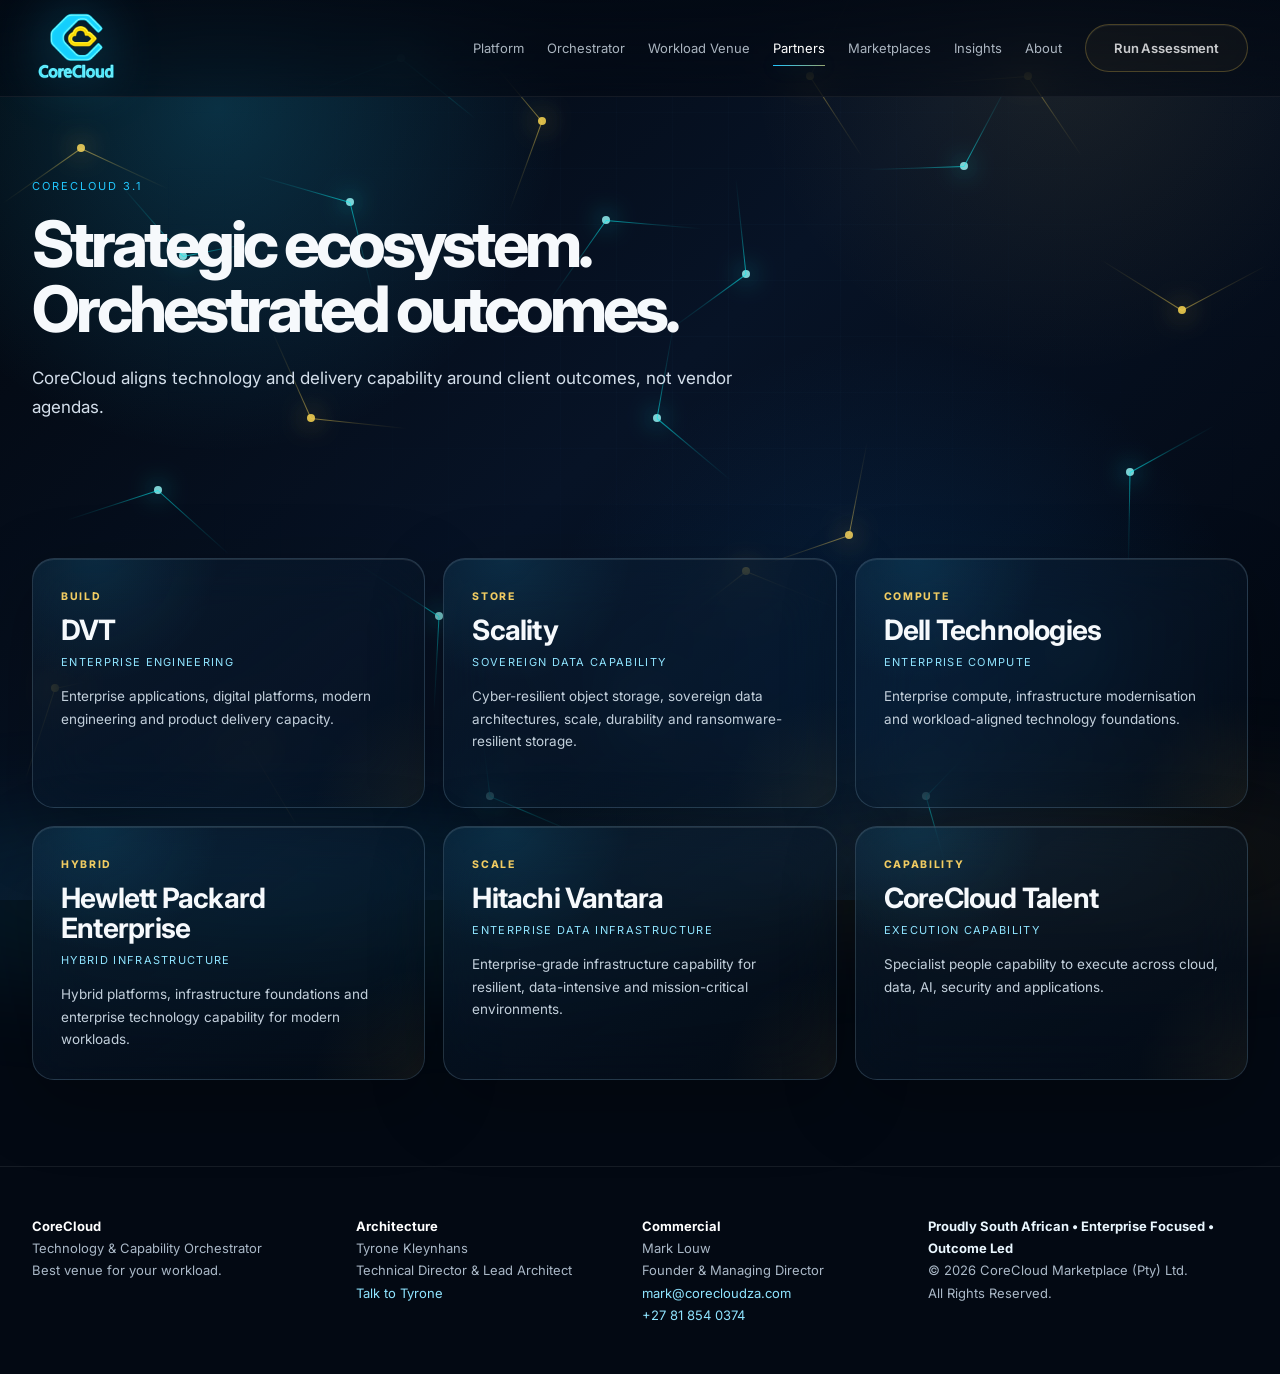
<file: partners.html>
<!doctype html><html lang="en"><head><meta charset="utf-8"><meta name="viewport" content="width=device-width,initial-scale=1"><title>Strategic ecosystem. Orchestrated outcomes. | CoreCloud</title><meta name="description" content="CoreCloud aligns technology and delivery capability around client outcomes, not vendor agendas."><link rel="preconnect" href="https://fonts.googleapis.com"><link rel="preconnect" href="https://fonts.gstatic.com" crossorigin><link href="https://fonts.googleapis.com/css2?family=Inter:wght@400;500;600;700;760&display=swap" rel="stylesheet"><link rel="stylesheet" href="assets/css/styles.css"></head><body>
<nav class="nav">
  <div class="container nav-inner">
    <a class="brand" href="index.html" aria-label="CoreCloud home">
      <img src="assets/img/corecloud-neon-logo.png" alt="CoreCloud logo" />
      <div class="brand-name">CoreCloud</div>
    </a>
    <div class="links">
      <a href="platforms.html">Platform</a>
      <a href="orchestrator.html">Orchestrator</a>
      <a href="workload-venue.html">Workload Venue</a>
      <a href="partners.html">Partners</a>
      <a href="marketplaces.html">Marketplaces</a>
      <a href="insights.html">Insights</a>
      <a href="about.html">About</a>
      <a class="btn gold" href="contact.html">Run Assessment</a>
    </div>
    <button class="btn mobile-toggle" data-menu-toggle>Menu</button>
  </div>
  <div class="container mobile-panel" data-mobile-panel>
    <a href="platforms.html">Platform</a><a href="orchestrator.html">Orchestrator</a><a href="workload-venue.html">Workload Venue</a><a href="partners.html">Partners</a><a href="marketplaces.html">Marketplaces</a><a href="insights.html">Insights</a><a href="about.html">About</a><a href="contact.html">Contact</a>
  </div>
</nav>
<main><section class="page-hero"><div class="container"><div class="breadcrumb">CoreCloud 3.1</div><h1>Strategic ecosystem. Orchestrated outcomes.</h1><p class="lead">CoreCloud aligns technology and delivery capability around client outcomes, not vendor agendas.</p></div></section>
<section class="section"><div class="container"><div class="grid cols-3">
<div class="glass partner-card text-only"><div><div class="kicker">Build</div><h3>DVT</h3><span class="partner-name-small">Enterprise Engineering</span><p>Enterprise applications, digital platforms, modern engineering and product delivery capacity.</p></div></div>
<div class="glass partner-card text-only"><div><div class="kicker">Store</div><h3>Scality</h3><span class="partner-name-small">Sovereign Data Capability</span><p>Cyber-resilient object storage, sovereign data architectures, scale, durability and ransomware-resilient storage.</p></div></div>
<div class="glass partner-card text-only"><div><div class="kicker">Compute</div><h3>Dell Technologies</h3><span class="partner-name-small">Enterprise Compute</span><p>Enterprise compute, infrastructure modernisation and workload-aligned technology foundations.</p></div></div>
<div class="glass partner-card text-only"><div><div class="kicker">Hybrid</div><h3>Hewlett Packard Enterprise</h3><span class="partner-name-small">Hybrid Infrastructure</span><p>Hybrid platforms, infrastructure foundations and enterprise technology capability for modern workloads.</p></div></div>
<div class="glass partner-card text-only"><div><div class="kicker">Scale</div><h3>Hitachi Vantara</h3><span class="partner-name-small">Enterprise Data Infrastructure</span><p>Enterprise-grade infrastructure capability for resilient, data-intensive and mission-critical environments.</p></div></div>
<div class="glass partner-card text-only"><div><div class="kicker">Capability</div><h3>CoreCloud Talent</h3><span class="partner-name-small">Execution Capability</span><p>Specialist people capability to execute across cloud, data, AI, security and applications.</p></div></div>
</div></div></section>
</main>
<footer class="footer">
  <div class="container footer-inner">
    <div>
      <b>CoreCloud</b><br />
      Technology &amp; Capability Orchestrator<br />
      Best venue for your workload.
    </div>
    <div>
      <b>Architecture</b><br />
      Tyrone Kleynhans<br />
      Technical Director &amp; Lead Architect<br />
      <a href="mailto:mark@corecloudza.com?subject=Architecture%20Session%20with%20Tyrone%20Kleynhans">Talk to Tyrone</a>
    </div>
    <div>
      <b>Commercial</b><br />
      Mark Louw<br />
      Founder &amp; Managing Director<br />
      <a href="mailto:mark@corecloudza.com">mark@corecloudza.com</a><br />
      <a href="tel:+27818540374">+27 81 854 0374</a>
    </div>
    <div>
      <b>Proudly South African • Enterprise Focused • Outcome Led</b><br />
      © 2026 CoreCloud Marketplace (Pty) Ltd.<br />All Rights Reserved.
    </div>
  </div>
</footer>
<div class="aurora"></div>
<script src="assets/js/main.js"></script>
</body></html>
</file>
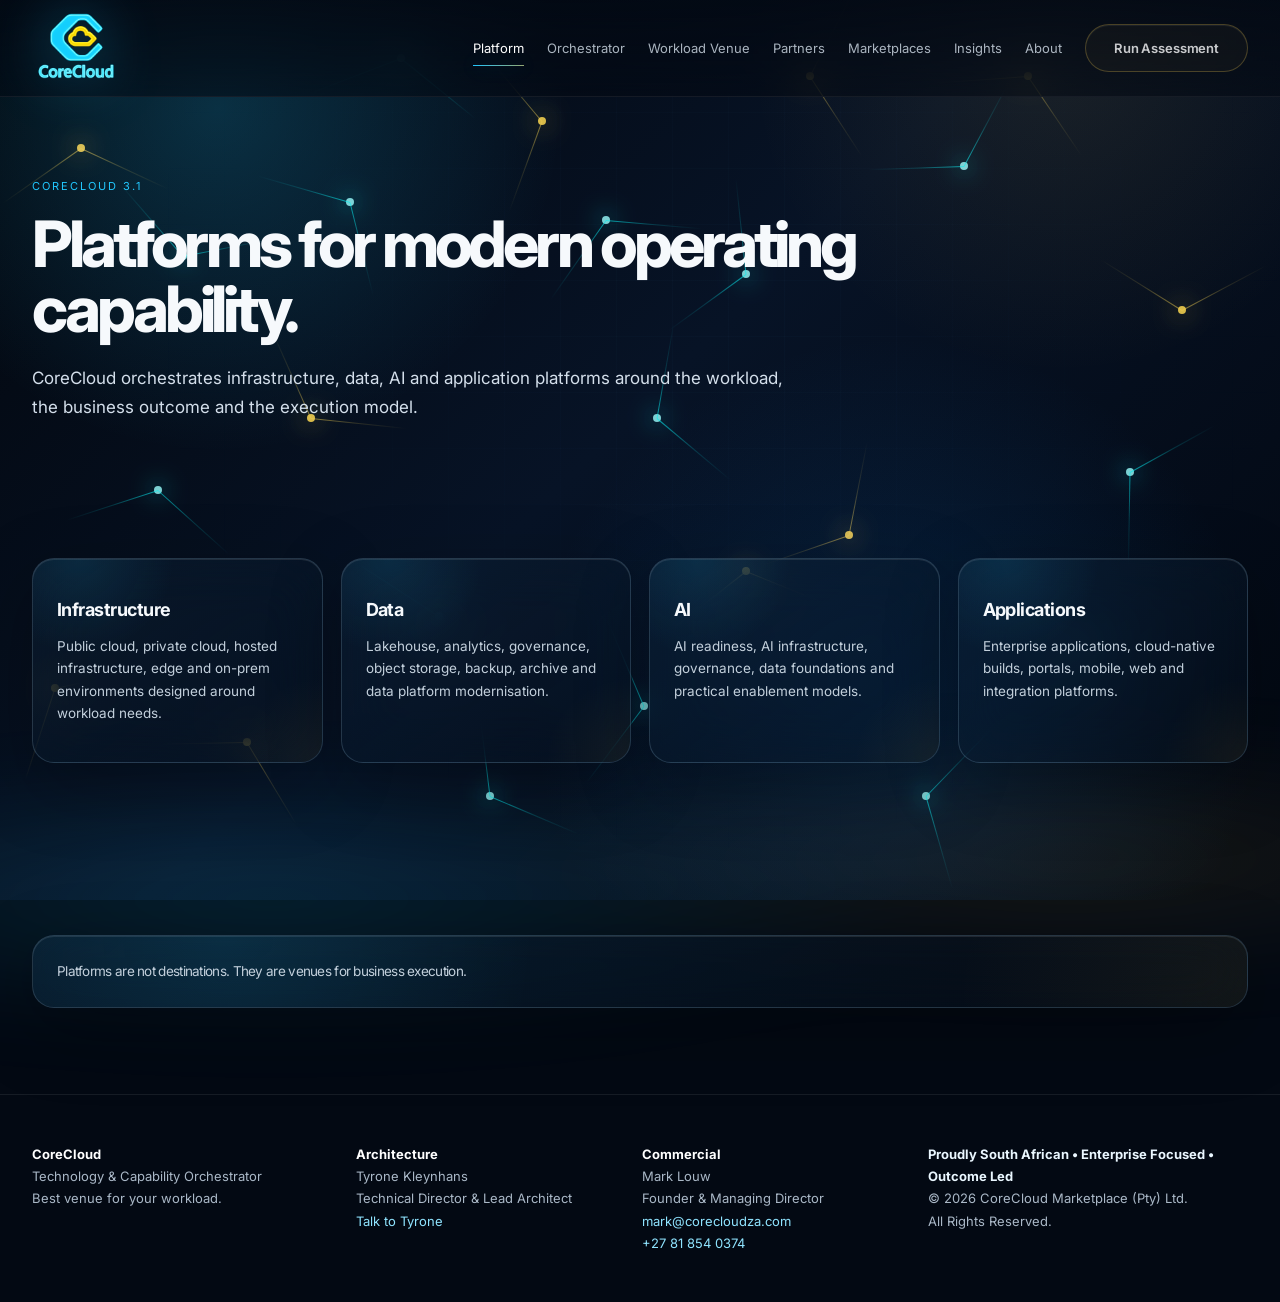
<file: platforms.html>
<!doctype html><html lang="en"><head><meta charset="utf-8"><meta name="viewport" content="width=device-width,initial-scale=1"><title>Platforms for modern operating capability. | CoreCloud</title><meta name="description" content="CoreCloud orchestrates infrastructure, data, AI and application platforms around the workload, the business outcome and the execution model."><link rel="preconnect" href="https://fonts.googleapis.com"><link rel="preconnect" href="https://fonts.gstatic.com" crossorigin><link href="https://fonts.googleapis.com/css2?family=Inter:wght@400;500;600;700;760&display=swap" rel="stylesheet"><link rel="stylesheet" href="assets/css/styles.css"></head><body>
<nav class="nav">
  <div class="container nav-inner">
    <a class="brand" href="index.html" aria-label="CoreCloud home">
      <img src="assets/img/corecloud-neon-logo.png" alt="CoreCloud logo" />
      <div class="brand-name">CoreCloud</div>
    </a>
    <div class="links">
      <a href="platforms.html">Platform</a>
      <a href="orchestrator.html">Orchestrator</a>
      <a href="workload-venue.html">Workload Venue</a>
      <a href="partners.html">Partners</a>
      <a href="marketplaces.html">Marketplaces</a>
      <a href="insights.html">Insights</a>
      <a href="about.html">About</a>
      <a class="btn gold" href="contact.html">Run Assessment</a>
    </div>
    <button class="btn mobile-toggle" data-menu-toggle>Menu</button>
  </div>
  <div class="container mobile-panel" data-mobile-panel>
    <a href="platforms.html">Platform</a><a href="orchestrator.html">Orchestrator</a><a href="workload-venue.html">Workload Venue</a><a href="partners.html">Partners</a><a href="marketplaces.html">Marketplaces</a><a href="insights.html">Insights</a><a href="about.html">About</a><a href="contact.html">Contact</a>
  </div>
</nav>
<main><section class="page-hero"><div class="container"><div class="breadcrumb">CoreCloud 3.1</div><h1>Platforms for modern operating capability.</h1><p class="lead">CoreCloud orchestrates infrastructure, data, AI and application platforms around the workload, the business outcome and the execution model.</p></div></section>
<section class="section"><div class="container"><div class="grid cols-4"><div class="glass"><h3>Infrastructure</h3><p>Public cloud, private cloud, hosted infrastructure, edge and on-prem environments designed around workload needs.</p></div><div class="glass"><h3>Data</h3><p>Lakehouse, analytics, governance, object storage, backup, archive and data platform modernisation.</p></div><div class="glass"><h3>AI</h3><p>AI readiness, AI infrastructure, governance, data foundations and practical enablement models.</p></div><div class="glass"><h3>Applications</h3><p>Enterprise applications, cloud-native builds, portals, mobile, web and integration platforms.</p></div></div></div></section><section class="section"><div class="container"><div class="glass"><p class="quote">Platforms are not destinations. They are venues for business execution.</p></div></div></section>
</main>
<footer class="footer">
  <div class="container footer-inner">
    <div>
      <b>CoreCloud</b><br />
      Technology &amp; Capability Orchestrator<br />
      Best venue for your workload.
    </div>
    <div>
      <b>Architecture</b><br />
      Tyrone Kleynhans<br />
      Technical Director &amp; Lead Architect<br />
      <a href="mailto:mark@corecloudza.com?subject=Architecture%20Session%20with%20Tyrone%20Kleynhans">Talk to Tyrone</a>
    </div>
    <div>
      <b>Commercial</b><br />
      Mark Louw<br />
      Founder &amp; Managing Director<br />
      <a href="mailto:mark@corecloudza.com">mark@corecloudza.com</a><br />
      <a href="tel:+27818540374">+27 81 854 0374</a>
    </div>
    <div>
      <b>Proudly South African • Enterprise Focused • Outcome Led</b><br />
      © 2026 CoreCloud Marketplace (Pty) Ltd.<br />All Rights Reserved.
    </div>
  </div>
</footer>
<div class="aurora"></div>
<script src="assets/js/main.js"></script>
</body></html>
</file>
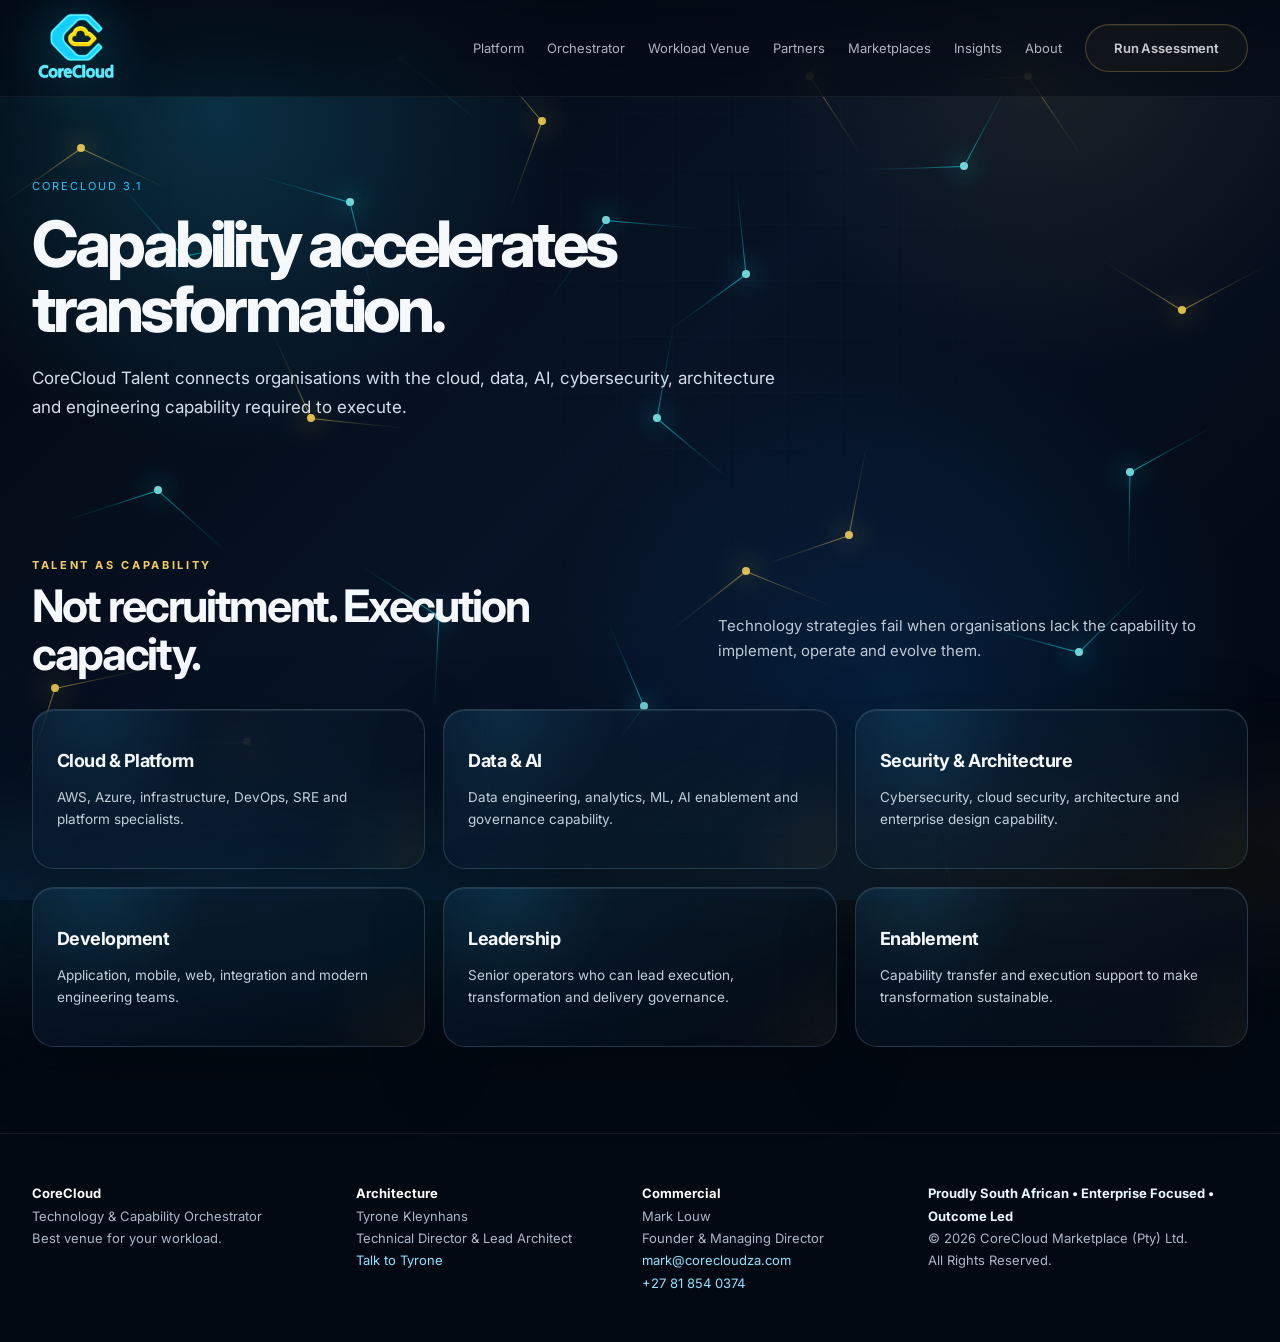
<file: talent.html>
<!doctype html><html lang="en"><head><meta charset="utf-8"><meta name="viewport" content="width=device-width,initial-scale=1"><title>Capability accelerates transformation. | CoreCloud</title><meta name="description" content="CoreCloud Talent connects organisations with the cloud, data, AI, cybersecurity, architecture and engineering capability required to execute."><link rel="preconnect" href="https://fonts.googleapis.com"><link rel="preconnect" href="https://fonts.gstatic.com" crossorigin><link href="https://fonts.googleapis.com/css2?family=Inter:wght@400;500;600;700;760&display=swap" rel="stylesheet"><link rel="stylesheet" href="assets/css/styles.css"></head><body>
<nav class="nav">
  <div class="container nav-inner">
    <a class="brand" href="index.html" aria-label="CoreCloud home">
      <img src="assets/img/corecloud-neon-logo.png" alt="CoreCloud logo" />
      <div class="brand-name">CoreCloud</div>
    </a>
    <div class="links">
      <a href="platforms.html">Platform</a>
      <a href="orchestrator.html">Orchestrator</a>
      <a href="workload-venue.html">Workload Venue</a>
      <a href="partners.html">Partners</a>
      <a href="marketplaces.html">Marketplaces</a>
      <a href="insights.html">Insights</a>
      <a href="about.html">About</a>
      <a class="btn gold" href="contact.html">Run Assessment</a>
    </div>
    <button class="btn mobile-toggle" data-menu-toggle>Menu</button>
  </div>
  <div class="container mobile-panel" data-mobile-panel>
    <a href="platforms.html">Platform</a><a href="orchestrator.html">Orchestrator</a><a href="workload-venue.html">Workload Venue</a><a href="partners.html">Partners</a><a href="marketplaces.html">Marketplaces</a><a href="insights.html">Insights</a><a href="about.html">About</a><a href="contact.html">Contact</a>
  </div>
</nav>
<main><section class="page-hero"><div class="container"><div class="breadcrumb">CoreCloud 3.1</div><h1>Capability accelerates transformation.</h1><p class="lead">CoreCloud Talent connects organisations with the cloud, data, AI, cybersecurity, architecture and engineering capability required to execute.</p></div></section>
<section class="section"><div class="container"><div class="section-head"><div><div class="eyebrow gold">Talent as Capability</div><h2>Not recruitment. Execution capacity.</h2></div><p>Technology strategies fail when organisations lack the capability to implement, operate and evolve them.</p></div><div class="grid cols-3"><div class="glass"><h3>Cloud & Platform</h3><p>AWS, Azure, infrastructure, DevOps, SRE and platform specialists.</p></div><div class="glass"><h3>Data & AI</h3><p>Data engineering, analytics, ML, AI enablement and governance capability.</p></div><div class="glass"><h3>Security & Architecture</h3><p>Cybersecurity, cloud security, architecture and enterprise design capability.</p></div><div class="glass"><h3>Development</h3><p>Application, mobile, web, integration and modern engineering teams.</p></div><div class="glass"><h3>Leadership</h3><p>Senior operators who can lead execution, transformation and delivery governance.</p></div><div class="glass"><h3>Enablement</h3><p>Capability transfer and execution support to make transformation sustainable.</p></div></div></div></section>
</main>
<footer class="footer">
  <div class="container footer-inner">
    <div>
      <b>CoreCloud</b><br />
      Technology &amp; Capability Orchestrator<br />
      Best venue for your workload.
    </div>
    <div>
      <b>Architecture</b><br />
      Tyrone Kleynhans<br />
      Technical Director &amp; Lead Architect<br />
      <a href="mailto:mark@corecloudza.com?subject=Architecture%20Session%20with%20Tyrone%20Kleynhans">Talk to Tyrone</a>
    </div>
    <div>
      <b>Commercial</b><br />
      Mark Louw<br />
      Founder &amp; Managing Director<br />
      <a href="mailto:mark@corecloudza.com">mark@corecloudza.com</a><br />
      <a href="tel:+27818540374">+27 81 854 0374</a>
    </div>
    <div>
      <b>Proudly South African • Enterprise Focused • Outcome Led</b><br />
      © 2026 CoreCloud Marketplace (Pty) Ltd.<br />All Rights Reserved.
    </div>
  </div>
</footer>
<div class="aurora"></div>
<script src="assets/js/main.js"></script>
</body></html>
</file>
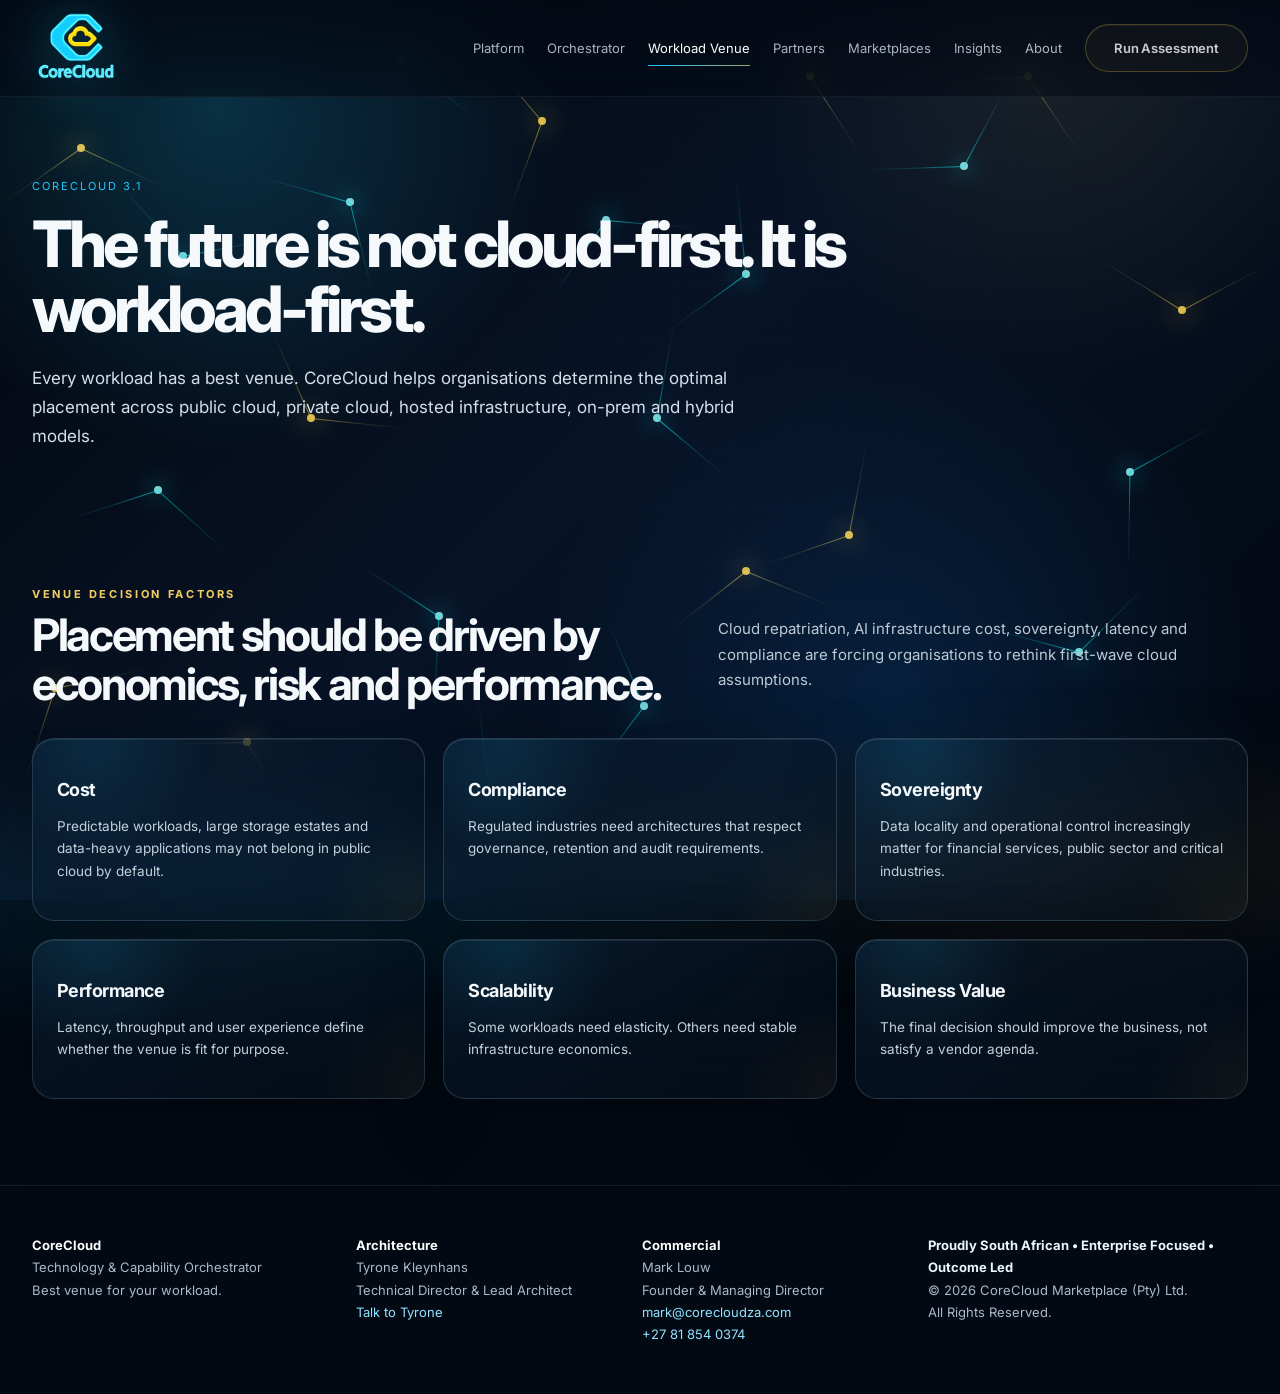
<file: workload-venue.html>
<!doctype html><html lang="en"><head><meta charset="utf-8"><meta name="viewport" content="width=device-width,initial-scale=1"><title>The future is not cloud-first. It is workload-first. | CoreCloud</title><meta name="description" content="Every workload has a best venue. CoreCloud helps organisations determine the optimal placement across public cloud, private cloud, hosted infrastructure, on-prem and hybrid models."><link rel="preconnect" href="https://fonts.googleapis.com"><link rel="preconnect" href="https://fonts.gstatic.com" crossorigin><link href="https://fonts.googleapis.com/css2?family=Inter:wght@400;500;600;700;760&display=swap" rel="stylesheet"><link rel="stylesheet" href="assets/css/styles.css"></head><body>
<nav class="nav">
  <div class="container nav-inner">
    <a class="brand" href="index.html" aria-label="CoreCloud home">
      <img src="assets/img/corecloud-neon-logo.png" alt="CoreCloud logo" />
      <div class="brand-name">CoreCloud</div>
    </a>
    <div class="links">
      <a href="platforms.html">Platform</a>
      <a href="orchestrator.html">Orchestrator</a>
      <a href="workload-venue.html">Workload Venue</a>
      <a href="partners.html">Partners</a>
      <a href="marketplaces.html">Marketplaces</a>
      <a href="insights.html">Insights</a>
      <a href="about.html">About</a>
      <a class="btn gold" href="contact.html">Run Assessment</a>
    </div>
    <button class="btn mobile-toggle" data-menu-toggle>Menu</button>
  </div>
  <div class="container mobile-panel" data-mobile-panel>
    <a href="platforms.html">Platform</a><a href="orchestrator.html">Orchestrator</a><a href="workload-venue.html">Workload Venue</a><a href="partners.html">Partners</a><a href="marketplaces.html">Marketplaces</a><a href="insights.html">Insights</a><a href="about.html">About</a><a href="contact.html">Contact</a>
  </div>
</nav>
<main><section class="page-hero"><div class="container"><div class="breadcrumb">CoreCloud 3.1</div><h1>The future is not cloud-first. It is workload-first.</h1><p class="lead">Every workload has a best venue. CoreCloud helps organisations determine the optimal placement across public cloud, private cloud, hosted infrastructure, on-prem and hybrid models.</p></div></section>
<section class="section"><div class="container"><div class="section-head"><div><div class="eyebrow gold">Venue Decision Factors</div><h2>Placement should be driven by economics, risk and performance.</h2></div><p>Cloud repatriation, AI infrastructure cost, sovereignty, latency and compliance are forcing organisations to rethink first-wave cloud assumptions.</p></div><div class="grid cols-3"><div class="glass"><h3>Cost</h3><p>Predictable workloads, large storage estates and data-heavy applications may not belong in public cloud by default.</p></div><div class="glass"><h3>Compliance</h3><p>Regulated industries need architectures that respect governance, retention and audit requirements.</p></div><div class="glass"><h3>Sovereignty</h3><p>Data locality and operational control increasingly matter for financial services, public sector and critical industries.</p></div><div class="glass"><h3>Performance</h3><p>Latency, throughput and user experience define whether the venue is fit for purpose.</p></div><div class="glass"><h3>Scalability</h3><p>Some workloads need elasticity. Others need stable infrastructure economics.</p></div><div class="glass"><h3>Business Value</h3><p>The final decision should improve the business, not satisfy a vendor agenda.</p></div></div></div></section>
</main>
<footer class="footer">
  <div class="container footer-inner">
    <div>
      <b>CoreCloud</b><br />
      Technology &amp; Capability Orchestrator<br />
      Best venue for your workload.
    </div>
    <div>
      <b>Architecture</b><br />
      Tyrone Kleynhans<br />
      Technical Director &amp; Lead Architect<br />
      <a href="mailto:mark@corecloudza.com?subject=Architecture%20Session%20with%20Tyrone%20Kleynhans">Talk to Tyrone</a>
    </div>
    <div>
      <b>Commercial</b><br />
      Mark Louw<br />
      Founder &amp; Managing Director<br />
      <a href="mailto:mark@corecloudza.com">mark@corecloudza.com</a><br />
      <a href="tel:+27818540374">+27 81 854 0374</a>
    </div>
    <div>
      <b>Proudly South African • Enterprise Focused • Outcome Led</b><br />
      © 2026 CoreCloud Marketplace (Pty) Ltd.<br />All Rights Reserved.
    </div>
  </div>
</footer>
<div class="aurora"></div>
<script src="assets/js/main.js"></script>
</body></html>
</file>
<file: assets/css/styles.css>
:root{
  --bg:#030913; --bg2:#071322; --ink:#f6f9fc; --muted:#b9c7d6; --soft:#7f90a4;
  --blue:#22c8ff; --blue2:#0a83d8; --blue3:#083f75; --gold:#d8b34a; --gold2:#f1cc62;
  --glass:rgba(9,27,47,.42); --glass2:rgba(255,255,255,.045); --line:rgba(170,222,255,.18); --line2:rgba(216,179,74,.18);
  --radius:22px; --radius-sm:14px; --shadow:0 24px 80px rgba(0,0,0,.42); --max:1220px;
  font-family:Inter, ui-sans-serif, system-ui, -apple-system, BlinkMacSystemFont, "Segoe UI", sans-serif;
}
*{box-sizing:border-box} html{scroll-behavior:smooth} body{margin:0;background:var(--bg);color:var(--ink);overflow-x:hidden;-webkit-font-smoothing:antialiased;text-rendering:optimizeLegibility}
body:before{content:"";position:fixed;inset:0;z-index:-5;background:
 radial-gradient(circle at 17% 12%,rgba(34,200,255,.20),transparent 26%),
 radial-gradient(circle at 83% 7%,rgba(216,179,74,.09),transparent 23%),
 radial-gradient(circle at 70% 78%,rgba(11,97,177,.22),transparent 32%),
 linear-gradient(135deg,#02060c 0%,#071326 48%,#020710 100%)}
body:after{content:"";position:fixed;inset:0;z-index:-4;background-image:linear-gradient(rgba(145,213,255,.038) 1px,transparent 1px),linear-gradient(90deg,rgba(145,213,255,.038) 1px,transparent 1px);background-size:56px 56px;mask-image:radial-gradient(circle at 56% 32%,#000 0%,transparent 70%);opacity:.58;pointer-events:none}.aurora{position:fixed;inset:auto -10% -22% -10%;height:46vh;z-index:-3;background:radial-gradient(ellipse at 26% 52%,rgba(34,200,255,.14),transparent 42%),radial-gradient(ellipse at 78% 42%,rgba(216,179,74,.10),transparent 36%);filter:blur(42px);pointer-events:none}
a{color:inherit;text-decoration:none}.container{width:min(var(--max),calc(100% - 64px));margin:0 auto}.nav{position:sticky;top:0;z-index:50;backdrop-filter:blur(24px);background:linear-gradient(180deg,rgba(3,9,19,.86),rgba(3,9,19,.56));border-bottom:1px solid rgba(255,255,255,.07)}.nav-inner{height:78px;display:flex;align-items:center;justify-content:space-between;gap:28px}.brand{display:flex;align-items:center;gap:12px}.brand img{height:44px;width:auto;filter:drop-shadow(0 0 18px rgba(34,200,255,.36))}.brand-name{font-size:22px;letter-spacing:-.045em;font-weight:700}.links{display:flex;align-items:center;gap:23px;font-size:13px;color:#d9e4ef}.links a{opacity:.78;transition:.18s ease}.links a:hover{opacity:1;color:var(--blue)}.btn{display:inline-flex;align-items:center;justify-content:center;gap:9px;padding:11px 16px;border-radius:999px;border:1px solid rgba(255,255,255,.15);background:rgba(255,255,255,.035);color:#fff;font-size:13px;font-weight:620;letter-spacing:-.01em;box-shadow:inset 0 1px 0 rgba(255,255,255,.08);transition:.22s ease}.btn:hover{transform:translateY(-1px);border-color:rgba(34,200,255,.48);box-shadow:0 16px 42px rgba(0,0,0,.32),0 0 26px rgba(34,200,255,.12)}.btn.primary{background:linear-gradient(135deg,rgba(34,200,255,.72),rgba(7,93,165,.72));border-color:rgba(111,219,255,.72);box-shadow:0 0 30px rgba(34,200,255,.18),inset 0 1px 0 rgba(255,255,255,.24)}.btn.gold{border-color:rgba(216,179,74,.38);background:rgba(216,179,74,.05)}
.hero{position:relative;min-height:calc(100vh - 78px);display:flex;align-items:center;padding:52px 0 42px}.hero-grid{display:grid;grid-template-columns:.88fr 1.12fr;gap:58px;align-items:center}.eyebrow{font-size:11px;letter-spacing:.24em;text-transform:uppercase;color:var(--blue);font-weight:720}.eyebrow.gold{color:var(--gold2)}h1{margin:18px 0 0;font-size:clamp(44px,5vw,68px);line-height:1.02;letter-spacing:-.064em;font-weight:760;max-width:760px}.gradient-text{background:linear-gradient(120deg,#fff 0%,#dfeaf4 45%,#50d8ff 86%);-webkit-background-clip:text;background-clip:text;color:transparent}.lead{font-size:17px;line-height:1.72;color:#d4dfeb;max-width:610px;margin:22px 0 0}.hero-actions{display:flex;gap:13px;margin-top:28px;flex-wrap:wrap}.microline{width:56px;height:2px;background:linear-gradient(90deg,var(--gold2),transparent);margin:22px 0 0}.status{display:flex;gap:26px;justify-content:center;padding:22px 0 0;color:#aab9c9;font-size:13px}.status span{display:flex;align-items:center;gap:9px}.status i{color:var(--gold);font-style:normal}.control{position:relative;min-height:500px}.core{position:absolute;left:50%;top:50%;transform:translate(-50%,-50%);width:210px;height:210px;border-radius:50%;display:grid;place-items:center;text-align:center;background:radial-gradient(circle at 35% 25%,rgba(63,205,255,.18),rgba(8,29,52,.78) 56%,rgba(2,7,14,.96));border:1px solid rgba(184,231,255,.43);box-shadow:0 0 0 15px rgba(34,200,255,.035),0 0 0 40px rgba(34,200,255,.018),0 24px 90px rgba(0,0,0,.42),0 0 70px rgba(34,200,255,.16),inset 0 1px 0 rgba(255,255,255,.20)}.core:before{content:"";position:absolute;inset:-40px;border-radius:50%;border:1px solid rgba(34,200,255,.23);border-right-color:rgba(216,179,74,.42);animation:spin 28s linear infinite}.core:after{content:"";position:absolute;inset:-70px;border-radius:50%;border:1px solid rgba(255,255,255,.06)}@keyframes spin{to{transform:rotate(360deg)}}.core img{width:68px;filter:drop-shadow(0 0 20px rgba(34,200,255,.7))}.core strong{display:block;margin-top:7px;font-size:15px}.core span{font-size:12px;color:#c8d6e3}.node{position:absolute;width:222px;min-height:86px;padding:17px 18px;display:flex;gap:14px;align-items:flex-start;background:linear-gradient(145deg,rgba(12,34,57,.54),rgba(5,15,27,.34));border:1px solid rgba(164,224,255,.26);border-radius:18px;box-shadow:inset 0 1px 0 rgba(255,255,255,.13),0 22px 70px rgba(0,0,0,.32);backdrop-filter:blur(26px);overflow:hidden}.node:before{content:"";position:absolute;inset:0;background:linear-gradient(120deg,rgba(255,255,255,.09),transparent 34%,rgba(34,200,255,.04));opacity:.8}.node>*{position:relative}.node .icon{font-size:22px;color:var(--blue);line-height:1;opacity:.95}.node h3{margin:0 0 7px;font-size:12px;letter-spacing:.11em;text-transform:uppercase;color:#8fe4ff;font-weight:760}.node p{margin:0;color:#d7e2ec;font-size:12.5px;line-height:1.46}.node.n1{left:14px;top:18px}.node.n2{left:0;top:157px}.node.n3{left:42px;bottom:24px}.node.n4{right:0;top:18px}.node.n5{right:0;top:157px}.node.n6{right:24px;bottom:24px}.connector{position:absolute;height:1px;background:linear-gradient(90deg,transparent,rgba(34,200,255,.78),transparent);opacity:.55}.c1{left:226px;top:83px;width:122px;transform:rotate(32deg)}.c2{left:221px;top:207px;width:135px}.c3{left:258px;bottom:100px;width:111px;transform:rotate(-33deg)}.c4{right:224px;top:83px;width:122px;transform:rotate(-32deg)}.c5{right:220px;top:207px;width:135px}.c6{right:248px;bottom:100px;width:111px;transform:rotate(33deg)}.partner-strip{margin-top:30px;padding:22px 24px;border-radius:22px;background:linear-gradient(120deg,rgba(255,255,255,.055),rgba(7,26,47,.26));border:1px solid rgba(173,226,255,.22);box-shadow:var(--shadow),inset 0 1px 0 rgba(255,255,255,.12);display:grid;grid-template-columns:140px repeat(5,1fr);gap:16px;align-items:center;backdrop-filter:blur(26px)}.partner-strip .label{font-size:10px;letter-spacing:.16em;text-transform:uppercase;line-height:1.55;color:#aebed0}.partner{border-left:1px solid rgba(255,255,255,.10);padding-left:18px;min-height:50px}.partner b{font-size:16px;letter-spacing:-.035em;font-weight:720}.partner small{display:block;color:#aebdcc;margin-top:5px;line-height:1.38;font-size:12px}.section{padding:86px 0}.section-head{display:flex;align-items:end;justify-content:space-between;gap:32px;margin-bottom:30px}.section h2{font-size:clamp(31px,3.5vw,46px);line-height:1.08;letter-spacing:-.052em;margin:10px 0 0;max-width:770px}.section-head p{color:#bdcad5;line-height:1.7;max-width:530px;font-size:15px}.grid{display:grid;gap:18px}.grid.cols-4{grid-template-columns:repeat(4,1fr)}.grid.cols-3{grid-template-columns:repeat(3,1fr)}.grid.cols-2{grid-template-columns:repeat(2,1fr)}.glass{position:relative;overflow:hidden;border-radius:var(--radius);padding:24px;background:linear-gradient(145deg,rgba(13,35,58,.48),rgba(5,15,27,.35));border:1px solid rgba(176,225,255,.18);box-shadow:0 24px 75px rgba(0,0,0,.30),inset 0 1px 0 rgba(255,255,255,.12);backdrop-filter:blur(28px)}.glass:before{content:"";position:absolute;inset:0;background:radial-gradient(circle at 16% 0%,rgba(34,200,255,.105),transparent 30%),radial-gradient(circle at 100% 100%,rgba(216,179,74,.065),transparent 24%);pointer-events:none}.glass>*{position:relative}.glass .kicker{font-size:10.5px;letter-spacing:.16em;text-transform:uppercase;color:#83ddff;font-weight:760}.glass h3{font-size:18px;line-height:1.25;margin:16px 0 11px;letter-spacing:-.028em}.glass p,.glass li{color:#c3d0dc;line-height:1.66;font-size:13.5px}.glass ul{padding-left:18px;margin:14px 0 0}.feature-icon{width:46px;height:46px;border-radius:14px;display:grid;place-items:center;font-size:20px;color:#8fe4ff;background:rgba(34,200,255,.075);border:1px solid rgba(34,200,255,.15);box-shadow:inset 0 1px 0 rgba(255,255,255,.14)}.arrow{margin-top:16px;color:#dff5ff;font-size:18px}.split{display:grid;grid-template-columns:1fr 1fr;gap:24px;align-items:center}.matrix{padding:26px;border-radius:22px;border:1px solid rgba(255,255,255,.09);background:rgba(255,255,255,.033);backdrop-filter:blur(24px);box-shadow:inset 0 1px 0 rgba(255,255,255,.09)}.flow-row{display:grid;grid-template-columns:165px 1fr;gap:18px;align-items:center;padding:15px 0;border-bottom:1px solid rgba(255,255,255,.075)}.flow-row:last-child{border-bottom:0}.flow-row b{color:#fff;font-size:14px}.flow-row span{color:#b6c3d0;font-size:14px;line-height:1.55}.quote{font-size:clamp(25px,3.2vw,42px);line-height:1.16;letter-spacing:-.052em;color:#fff;margin:0;max-width:980px}.footer{padding:48px 0;border-top:1px solid rgba(255,255,255,.08);color:#aab8c7;font-size:13px}.footer-inner{display:flex;justify-content:space-between;gap:30px;align-items:flex-start}.footer b{color:#fff}.footer a{color:#dfe9f2}.page-hero{padding:82px 0 50px}.page-hero h1{max-width:860px}.page-hero .lead{max-width:760px}.breadcrumb{font-size:11px;letter-spacing:.18em;text-transform:uppercase;color:var(--blue)}.mobile-toggle{display:none}.mobile-panel{display:none}.logo-only{height:42px;width:auto}.cap-map{display:grid;grid-template-columns:repeat(3,1fr);gap:18px}.cap-tile{min-height:160px}.cap-tile b{display:block;font-size:11px;letter-spacing:.18em;text-transform:uppercase;color:var(--gold2);margin-bottom:12px}.cap-tile strong{display:block;font-size:24px;letter-spacing:-.045em;margin-bottom:10px}
@media(max-width:1050px){.links{display:none}.mobile-toggle{display:inline-flex}.hero-grid,.split{grid-template-columns:1fr}.control{min-height:600px}.partner-strip{grid-template-columns:1fr 1fr}.grid.cols-4{grid-template-columns:repeat(2,1fr)}.grid.cols-3{grid-template-columns:repeat(2,1fr)}.mobile-panel.open{display:grid;gap:16px;padding:0 32px 24px}.mobile-panel a{color:#dce6ef}.nav-inner{height:74px}.brand img{height:42px}}
@media(max-width:720px){.container{width:min(100% - 32px,var(--max))}.hero{padding-top:38px}.control{display:none}h1{font-size:40px}.lead{font-size:15.5px}.grid.cols-4,.grid.cols-3,.grid.cols-2,.cap-map{grid-template-columns:1fr}.partner-strip{grid-template-columns:1fr}.partner{border-left:0;border-top:1px solid rgba(255,255,255,.10);padding-left:0;padding-top:14px}.section-head{display:block}.footer-inner{display:block}.status{display:grid;gap:12px;justify-content:start}.brand-name{font-size:21px}.page-hero{padding-top:56px}.section{padding:64px 0}.flow-row{grid-template-columns:1fr;gap:6px}}


/* --- CoreCloud 3.2 partner/logo/nav/AI atom polish --- */
.nav-inner{height:96px}
.brand img{height:88px;max-width:190px;object-fit:contain;filter:drop-shadow(0 0 28px rgba(34,200,255,.42))}
.brand-name{display:none}
.links a{position:relative;padding:9px 0;border-bottom:1px solid transparent}
.links a.active{opacity:1;color:#fff;border-bottom-color:rgba(34,200,255,.72)}
.links a.active::after{content:"";position:absolute;left:0;right:0;bottom:-1px;height:1px;background:linear-gradient(90deg,rgba(34,200,255,.95),rgba(216,179,74,.65));box-shadow:0 0 18px rgba(34,200,255,.35)}
.mobile-panel a.active{color:#fff;background:rgba(34,200,255,.08);border:1px solid rgba(34,200,255,.22);border-radius:12px;padding:10px 12px}
.hero{min-height:calc(100vh - 96px)}

.partner-strip{grid-template-columns:140px repeat(5,1fr);gap:14px}
.partner{display:grid;grid-template-columns:46px 1fr;gap:12px;align-items:center;border-left:1px solid rgba(255,255,255,.10);padding-left:18px;min-height:68px}
.partner-logo,.partner-card-logo{width:46px;height:46px;border-radius:14px;background:rgba(255,255,255,.92);border:1px solid rgba(255,255,255,.18);object-fit:contain;padding:8px;box-shadow:0 12px 30px rgba(0,0,0,.24),inset 0 1px 0 rgba(255,255,255,.8)}
.partner b{font-size:14.5px;line-height:1.1;letter-spacing:-.035em;font-weight:740}.partner small{font-size:11.5px}
.partner-card{display:grid;grid-template-columns:64px 1fr;gap:18px;align-items:start;min-height:210px}.partner-card-logo{width:64px;height:64px;border-radius:18px;padding:10px}.partner-card .kicker{margin-top:3px}.partner-card h3{margin-top:10px}.partner-card p{margin-bottom:0}.partner-name-small{display:block;color:#8fe4ff;font-size:11px;letter-spacing:.12em;text-transform:uppercase;margin-top:10px}

.ai-atoms{position:fixed;inset:0;z-index:-1;pointer-events:none;overflow:hidden;opacity:.52;mix-blend-mode:screen}
.ai-atom{position:absolute;width:5px;height:5px;border-radius:50%;background:rgba(132,226,255,.72);box-shadow:0 0 16px rgba(34,200,255,.78),0 0 42px rgba(34,200,255,.28);animation:atomDrift var(--dur,22s) linear infinite;animation-delay:var(--delay,0s)}
.ai-atom::before,.ai-atom::after{content:"";position:absolute;left:50%;top:50%;width:54px;height:1px;transform-origin:left center;background:linear-gradient(90deg,rgba(34,200,255,.42),transparent)}
.ai-atom::before{transform:rotate(var(--angle,35deg))}.ai-atom::after{transform:rotate(calc(var(--angle,35deg) + 120deg))}
.ai-atom.gold{background:rgba(216,179,74,.78);box-shadow:0 0 18px rgba(216,179,74,.65),0 0 36px rgba(216,179,74,.25)}
.ai-atom.gold::before,.ai-atom.gold::after{background:linear-gradient(90deg,rgba(216,179,74,.38),transparent)}
@keyframes atomDrift{0%{transform:translate3d(0,0,0) rotate(0deg);opacity:.18}10%{opacity:.58}50%{transform:translate3d(var(--dx,60px),var(--dy,-80px),0) rotate(180deg);opacity:.44}90%{opacity:.58}100%{transform:translate3d(calc(var(--dx,60px)*2),calc(var(--dy,-80px)*2),0) rotate(360deg);opacity:.16}}
@media(max-width:1050px){.brand img{height:74px}.nav-inner{height:88px}.partner-strip{grid-template-columns:1fr 1fr}.partner{border-left:0;border-top:1px solid rgba(255,255,255,.10);padding-left:0;padding-top:14px}.mobile-panel.open{padding-top:8px}.ai-atoms{opacity:.34}}
@media(max-width:720px){.brand img{height:64px}.nav-inner{height:82px}.partner{grid-template-columns:42px 1fr}.partner-logo{width:42px;height:42px}.partner-card{grid-template-columns:1fr}.partner-card-logo{width:56px;height:56px}.ai-atoms{display:none}}


/* --- CoreCloud 3.3.1 micro-polish: visible atoms, local logos, refined icons --- */
.hero h1{max-width:980px;white-space:normal;font-size:clamp(42px,4.55vw,64px);letter-spacing:-.058em}
@media(min-width:1120px){.hero h1{white-space:nowrap}}
.icon.line-mark,.feature-icon.line-mark{position:relative;color:transparent;font-size:0}
.icon.line-mark::before,.feature-icon.line-mark::before{content:"";display:block;width:26px;height:26px;border-radius:999px;border:1px solid rgba(143,228,255,.72);box-shadow:0 0 22px rgba(34,200,255,.28),inset 0 0 14px rgba(34,200,255,.12)}
.icon.line-mark::after,.feature-icon.line-mark::after{content:"";position:absolute;left:50%;top:50%;width:15px;height:1px;background:linear-gradient(90deg,rgba(216,179,74,.92),rgba(34,200,255,.75));transform:translate(-50%,-50%) rotate(-28deg);box-shadow:0 0 12px rgba(34,200,255,.25)}
.feature-icon.line-mark{position:relative}.feature-icon.line-mark::before{width:24px;height:24px}.feature-icon.line-mark::after{width:14px}
.partner-logo,.partner-card-logo{background:rgba(255,255,255,.98);padding:6px;filter:none}
.partner-card-logo{padding:7px}.partner img{display:block}.partner-card img{display:block}
.ai-atoms{opacity:.86;filter:saturate(1.25) brightness(1.2)}
.ai-atom{width:7px;height:7px;background:rgba(142,231,255,.88);box-shadow:0 0 22px rgba(34,200,255,.95),0 0 58px rgba(34,200,255,.42)}
.ai-atom::before,.ai-atom::after{width:82px;height:1px;background:linear-gradient(90deg,rgba(34,200,255,.66),rgba(34,200,255,.18),transparent)}
.ai-atom.gold{background:rgba(216,179,74,.92);box-shadow:0 0 24px rgba(216,179,74,.9),0 0 54px rgba(216,179,74,.34)}
.ai-atom.gold::before,.ai-atom.gold::after{background:linear-gradient(90deg,rgba(216,179,74,.58),rgba(216,179,74,.16),transparent)}
@media(max-width:1050px){.ai-atoms{opacity:.58}}
@media(max-width:720px){.hero h1{white-space:normal}.ai-atoms{display:block;opacity:.28}.ai-atom::before,.ai-atom::after{width:48px}}

/* --- CoreCloud 3.4.2 executive polish: hero balance, HPE, visible partners, leadership contacts --- */
.hero h1{font-size:clamp(46px,5.2vw,74px);line-height:.98;white-space:normal;max-width:780px;letter-spacing:-.062em;margin-top:16px}
.hero h1 .gradient-text{display:inline-block;margin-top:2px}
.hero-grid{grid-template-columns:minmax(0,0.92fr) minmax(520px,1.08fr);gap:48px}
.control{min-height:665px}
.node p{font-size:12.5px;line-height:1.35;color:#c5d5e2;max-width:210px}
.node h3{font-size:13.5px}.node{width:218px}
.partner-strip{grid-template-columns:160px repeat(5,minmax(150px,1fr));gap:18px;padding:22px;margin-top:54px;border-radius:28px;background:linear-gradient(135deg,rgba(6,23,43,.78),rgba(8,38,67,.42));border-color:rgba(143,228,255,.20)}
.partner-strip .label{font-size:11px;letter-spacing:.18em;color:#e0f5ff;align-self:center;line-height:1.2}
.partner{grid-template-columns:96px 1fr;gap:16px;min-height:104px;padding-left:20px;align-items:center}
.partner-logo{width:96px;height:72px;border-radius:18px;padding:8px;background:#fff;box-shadow:0 18px 50px rgba(0,0,0,.32),0 0 24px rgba(34,200,255,.12),inset 0 1px 0 rgba(255,255,255,.9)}
.partner b{font-size:15px;line-height:1.08;letter-spacing:-.035em}.partner small{font-size:11.5px;line-height:1.32;margin-top:6px}
.partner-card{grid-template-columns:140px 1fr;gap:22px;min-height:240px;padding:28px}.partner-card-logo{width:140px;height:96px;border-radius:22px;padding:10px;background:#fff;box-shadow:0 18px 55px rgba(0,0,0,.35),0 0 28px rgba(34,200,255,.12)}
.cap-tile strong{font-size:22px;line-height:1.13}.cap-tile p{font-size:13.5px}.cap-map{gap:20px}
.contact-leaders .leader-card{min-height:410px}.leader-role{font-size:11px;letter-spacing:.18em;text-transform:uppercase;color:var(--gold2);font-weight:760;margin-bottom:12px}.leader-card h3{font-size:32px;margin:0 0 8px;letter-spacing:-.05em}.leader-card strong{display:block;color:#e9f7ff;margin-bottom:14px}.leader-card ul{margin-bottom:22px}.assessment-panel h3{margin-top:0}
.ai-atoms{opacity:.92}.ai-atom{width:8px;height:8px}.ai-atom::before,.ai-atom::after{width:96px}
@media(max-width:1180px){.hero-grid{grid-template-columns:1fr}.control{max-width:720px;margin:0 auto}.partner-strip{grid-template-columns:1fr 1fr}.partner{border-left:0;border-top:1px solid rgba(255,255,255,.10);padding-left:0;padding-top:16px}.partner-card{grid-template-columns:112px 1fr}.partner-card-logo{width:112px;height:82px}}
@media(max-width:720px){.hero h1{font-size:42px;line-height:1.02}.partner{grid-template-columns:86px 1fr}.partner-logo{width:86px;height:64px}.partner-card{grid-template-columns:1fr}.partner-card-logo{width:130px;height:90px}.contact-leaders .leader-card{min-height:auto}.leader-card h3{font-size:28px}}

/* --- CoreCloud 3.5.1 refinement: clean hero infographic, no generic icons/logos --- */
.hero-grid{grid-template-columns:minmax(0,.98fr) minmax(480px,1.02fr);gap:54px;align-items:center}
.orchestration-board{min-height:0;width:100%;max-width:590px;margin-left:auto;padding:26px;border-radius:32px;background:linear-gradient(145deg,rgba(14,39,65,.58),rgba(4,13,25,.46));border:1px solid rgba(163,224,255,.22);box-shadow:0 34px 100px rgba(0,0,0,.38), inset 0 1px 0 rgba(255,255,255,.12);backdrop-filter:blur(30px);overflow:hidden}
.orchestration-board:before{content:"";position:absolute;inset:0;background:radial-gradient(circle at 20% 0%,rgba(34,200,255,.16),transparent 34%),radial-gradient(circle at 90% 100%,rgba(216,179,74,.10),transparent 30%);pointer-events:none}
.board-header,.board-core{position:relative}.board-header{display:flex;align-items:center;justify-content:space-between;padding-bottom:18px;border-bottom:1px solid rgba(255,255,255,.08);font-size:11px;letter-spacing:.16em;text-transform:uppercase;color:#9fdff4}.board-header strong{color:#fff;font-size:12px;letter-spacing:.13em}.board-core{padding:24px 0 2px;display:grid;justify-items:center;text-align:center}.board-outcome,.board-result{font-size:13px;color:#dbeaf4;border:1px solid rgba(255,255,255,.10);background:rgba(255,255,255,.045);border-radius:999px;padding:10px 16px;box-shadow:inset 0 1px 0 rgba(255,255,255,.08)}.board-line{width:1px;height:34px;background:linear-gradient(180deg,transparent,rgba(34,200,255,.72),rgba(216,179,74,.34),transparent);margin:9px 0}.board-center{width:176px;height:176px;border-radius:50%;display:grid;place-items:center;align-content:center;gap:8px;background:radial-gradient(circle at 34% 22%,rgba(56,209,255,.22),rgba(8,30,53,.80) 56%,rgba(3,9,18,.94));border:1px solid rgba(151,229,255,.42);box-shadow:0 0 0 14px rgba(34,200,255,.035),0 0 0 38px rgba(34,200,255,.015),0 24px 80px rgba(0,0,0,.38),0 0 70px rgba(34,200,255,.16),inset 0 1px 0 rgba(255,255,255,.18)}.board-center img{width:74px;filter:drop-shadow(0 0 22px rgba(34,200,255,.65))}.board-center span{font-size:11px;letter-spacing:.14em;text-transform:uppercase;color:#d9eef8}.board-grid{width:100%;display:grid;grid-template-columns:1fr 1fr;gap:12px}.board-grid div{min-height:100px;text-align:left;padding:16px;border-radius:18px;background:rgba(255,255,255,.04);border:1px solid rgba(255,255,255,.09);box-shadow:inset 0 1px 0 rgba(255,255,255,.08)}.board-grid b{display:block;font-size:12px;letter-spacing:.13em;text-transform:uppercase;color:#8fe4ff;margin-bottom:9px}.board-grid small{display:block;color:#c3d2df;font-size:12.5px;line-height:1.45}.connector,.core,.node{display:none!important}.icon,.feature-icon,.line-mark,.arrow{display:none!important}
.partner-logo,.partner-card-logo{display:none!important}.partner-strip.text-partners{grid-template-columns:160px repeat(5,minmax(140px,1fr));gap:16px}.partner-strip.text-partners .partner{display:block;min-height:96px;padding:18px 16px;border-left:1px solid rgba(255,255,255,.08);border-top:0;background:rgba(255,255,255,.025);border-radius:18px}.partner-strip.text-partners .partner b{font-size:15px;line-height:1.15}.partner-strip.text-partners .partner small{font-size:12px;line-height:1.45;color:#b9c7d6}.partner-card.text-only{display:block;min-height:250px}.partner-card.text-only .kicker{color:var(--gold2)}.partner-card.text-only h3{font-size:28px;line-height:1.08;margin:12px 0 10px}.partner-card.text-only .partner-name-small{margin:0 0 16px;color:#8fe4ff}.footer-inner{display:grid;grid-template-columns:1.15fr 1fr 1fr 1.25fr;gap:30px}.status{gap:18px}.status span{gap:8px}.glass{box-shadow:0 22px 72px rgba(0,0,0,.28),inset 0 1px 0 rgba(255,255,255,.10)}
@media(max-width:1180px){.hero-grid{grid-template-columns:1fr}.orchestration-board{margin:30px auto 0}.partner-strip.text-partners{grid-template-columns:1fr 1fr}.partner-strip.text-partners .partner{border-left:0;border-top:1px solid rgba(255,255,255,.08)}}
@media(max-width:780px){.orchestration-board{display:none}.partner-strip.text-partners{grid-template-columns:1fr}.footer-inner{display:block}.footer-inner>div{margin-bottom:22px}.hero h1{font-size:42px}.partner-card.text-only h3{font-size:24px}}


/* --- CoreCloud 3.6 release candidate: restore dynamic hero orchestration graphic, keep 3.5 polish --- */
.hero-actions .btn{justify-content:center;text-align:center}
.orchestration-board{
  position:relative;
  min-height:540px;
  width:100%;
  max-width:none;
  margin-left:auto;
  padding:0;
  border:0;
  border-radius:0;
  background:transparent;
  box-shadow:none;
  backdrop-filter:none;
  overflow:visible;
}
.orchestration-board:before{display:none}
.orchestration-board .core{width:226px;height:226px}
.orchestration-board .core img{width:78px}
.orchestration-board .node{
  width:228px;
  min-height:90px;
  padding:20px 21px;
  display:block;
  background:linear-gradient(145deg,rgba(12,34,57,.62),rgba(5,15,27,.42));
  border:1px solid rgba(164,224,255,.32);
  border-radius:18px;
  box-shadow:inset 0 1px 0 rgba(255,255,255,.14),0 26px 78px rgba(0,0,0,.35);
  backdrop-filter:blur(28px);
}
.orchestration-board .node:before{
  content:"";
  position:absolute;
  inset:0;
  background:linear-gradient(120deg,rgba(255,255,255,.095),transparent 34%,rgba(34,200,255,.052));
  opacity:.8;
}
.orchestration-board .node>*{position:relative}
.orchestration-board .node h3{font-size:12px;letter-spacing:.12em;color:#8fe4ff;margin:0 0 8px}
.orchestration-board .node p{font-size:12.5px;line-height:1.48;color:#d7e2ec;margin:0}
.orchestration-board .node.n1{left:8px;top:18px}
.orchestration-board .node.n2{left:0;top:158px}
.orchestration-board .node.n3{left:44px;bottom:24px}
.orchestration-board .node.n4{right:0;top:18px}
.orchestration-board .node.n5{right:0;top:158px}
.orchestration-board .node.n6{right:24px;bottom:24px}
.orchestration-board .connector{opacity:.62;height:1px;background:linear-gradient(90deg,transparent,rgba(34,200,255,.86),rgba(216,179,74,.42),transparent)}
.orchestration-board .c1{left:230px;top:82px;width:122px;transform:rotate(32deg)}
.orchestration-board .c2{left:225px;top:206px;width:136px}
.orchestration-board .c3{left:262px;bottom:101px;width:116px;transform:rotate(-33deg)}
.orchestration-board .c4{right:226px;top:82px;width:122px;transform:rotate(-32deg)}
.orchestration-board .c5{right:225px;top:206px;width:136px}
.orchestration-board .c6{right:252px;bottom:101px;width:116px;transform:rotate(33deg)}
.footer b{line-height:1.45}
.footer-inner div{line-height:1.72}
@media(max-width:1180px){
  .orchestration-board{max-width:720px;min-height:620px;margin:34px auto 0}
}
@media(max-width:780px){
  .orchestration-board{display:none}
}

/* --- CoreCloud 3.6 RC2 final lock: restore 3.1-style hero system, remove icons/logos/arrows, tighten launch polish --- */
.hero-actions .btn::after{content:none!important;display:none!important}
.hero-actions .btn{gap:0!important}
.status span i,.status span::before,.status span::after{display:none!important;content:none!important}
.status{color:#d9e8f5;opacity:.84;letter-spacing:.02em}
.status span+span{position:relative;padding-left:18px}
.status span+span:before{content:""!important;display:block!important;position:absolute;left:0;top:50%;width:4px;height:4px;margin-top:-2px;border-radius:50%;background:rgba(216,179,74,.75);box-shadow:0 0 12px rgba(216,179,74,.45)}

.orchestration-board .core,
.orchestration-board .node,
.orchestration-board .connector{display:block!important;position:absolute!important}
.orchestration-board .core{display:grid!important;place-items:center!important;left:50%;top:50%;transform:translate(-50%,-50%);border-radius:50%;background:radial-gradient(circle at 34% 22%,rgba(56,209,255,.28),rgba(8,30,53,.82) 56%,rgba(3,9,18,.94));border:1px solid rgba(151,229,255,.46);box-shadow:0 0 0 16px rgba(34,200,255,.04),0 0 0 46px rgba(34,200,255,.018),0 28px 90px rgba(0,0,0,.44),0 0 78px rgba(34,200,255,.2),inset 0 1px 0 rgba(255,255,255,.2);z-index:5}
.orchestration-board .core>div{display:grid!important;place-items:center;text-align:center;gap:5px}
.orchestration-board .core strong{font-size:18px;letter-spacing:-.03em;color:#fff}
.orchestration-board .core span{font-size:10px;letter-spacing:.15em;text-transform:uppercase;color:#9ee8ff;max-width:150px;line-height:1.35}
.orchestration-board .core img{filter:drop-shadow(0 0 24px rgba(34,200,255,.7))}
.orchestration-board .node{z-index:4;color:#fff}
.orchestration-board .connector{z-index:1;transform-origin:center;animation:linePulse 4.6s ease-in-out infinite}
@keyframes linePulse{0%,100%{opacity:.36;filter:blur(0)}50%{opacity:.82;filter:blur(.15px)}}
.orchestration-board .node:after{content:"";position:absolute;width:7px;height:7px;border-radius:50%;background:rgba(216,179,74,.92);box-shadow:0 0 18px rgba(216,179,74,.7);right:16px;top:16px}

.partner-logo,.partner-card-logo,img.partner-logo,img.partner-card-logo{display:none!important}
.partner-strip.text-partners .partner{border-color:rgba(151,229,255,.12)!important}
.partner-strip.text-partners .partner b{color:#f4fbff}
.partner-strip.text-partners .partner small{color:#b9c9d8}
.footer-inner{align-items:start}
.footer-inner a{color:#8fe4ff;text-decoration:none}.footer-inner a:hover{color:#fff}
.footer-inner div:last-child b{color:#eaf7ff}
@media(max-width:780px){.status span+span{padding-left:0}.status span+span:before{display:none!important}}

.links .btn,
.nav .btn {
    padding: 15px 28px;
}
</file>
